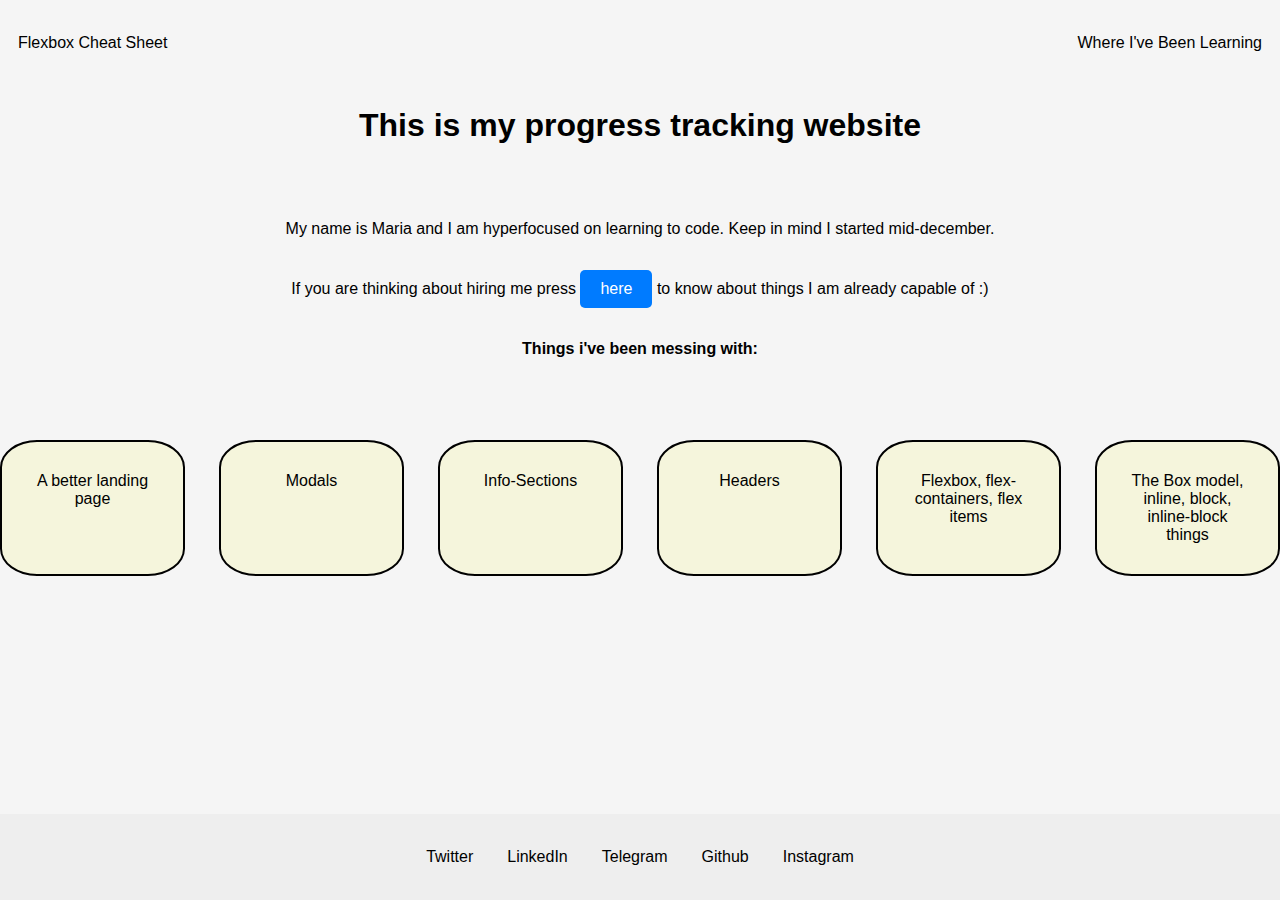
<file: index.html>
<!DOCTYPE html>
<html lang="en">
<head>
    <meta charset="UTF-8">
    <meta name="viewport" content="width=device-width, initial-scale=1.0">
    <title>Learning by Doing</title>
    <link rel="stylesheet" href="styles.css">
</head>
<body>
    <div class="header">
        <ul class="left-links">
            <li><a href="https://flexbox.malven.co/" target="_blank">Flexbox Cheat Sheet</a></li>
        </ul>
        <ul class="right-links">
            <li><a href="https://www.theodinproject.com/paths">Where I've Been Learning</a></li>
        </ul>
    </div>
    <h1>This is my progress tracking website</h1>
    <p>My name is Maria and I am hyperfocused on learning to code. Keep in mind I started mid-december. </p>
    <p>If you are thinking about hiring me press <a href="pages/cv.html" target="_blank" class="button-link">here</a> to know about things I am already capable of :)    

        <p class="strong">Things i've been messing with: </p>
        <ul class="button-list">
            <li><a href="pages/new.html" target="_blank">A better landing page</a></li>
            <li><a href="pages/modules.html" target="_blank">Modals</a></li>
            <li><a href="pages/infosection.html" target="_blank">Info-Sections</a></li>
            <li><a href="pages/headers.html" target="_blank">Headers</a></li>
            <li><a href="pages/flex.html" target="_blank">Flexbox, flex-containers, flex items</a></li>
            <li><a href="pages/boxmodel.html" target="_blank">The Box model, inline, block, inline-block things</a></li>
            
        </ul>
    <div class="footer">
        <ul class="foot-links">
            <li><a href="https://twitter.com/mariamagneu" target="_blank">Twitter</a></li>
            <li><a href="https://www.linkedin.com/in/maria-magdalena-neu-85845b141/" target="_blank">LinkedIn</a></li>
            <li><a href="t.me/mariamneu" target="_blank">Telegram</a></li>
            <li><a href="https://twitter.com/mariamagneu" target="_blank">Github</a></li>
            <li><a href="https://intagram.com/mariamneu" target="_blank">Instagram</a></li>
    </div>
</div>
</body>
</html>
</file>
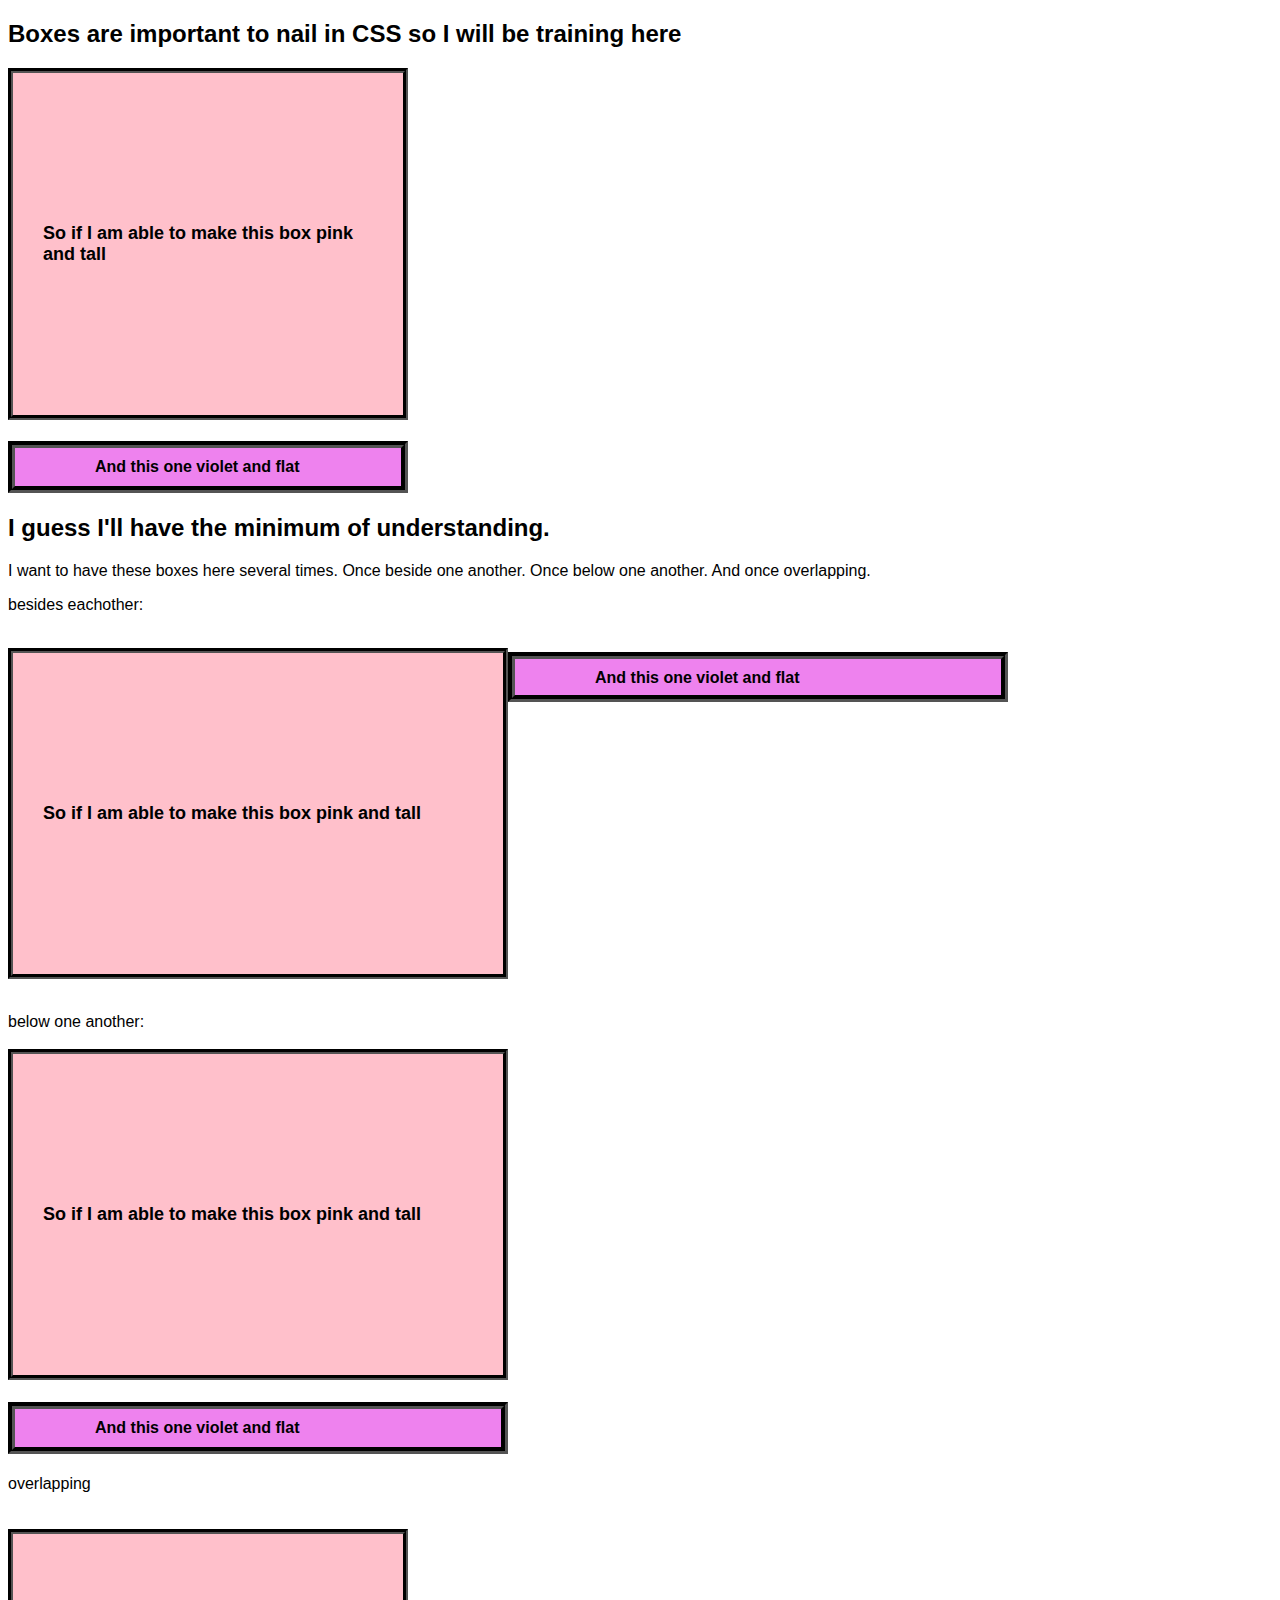
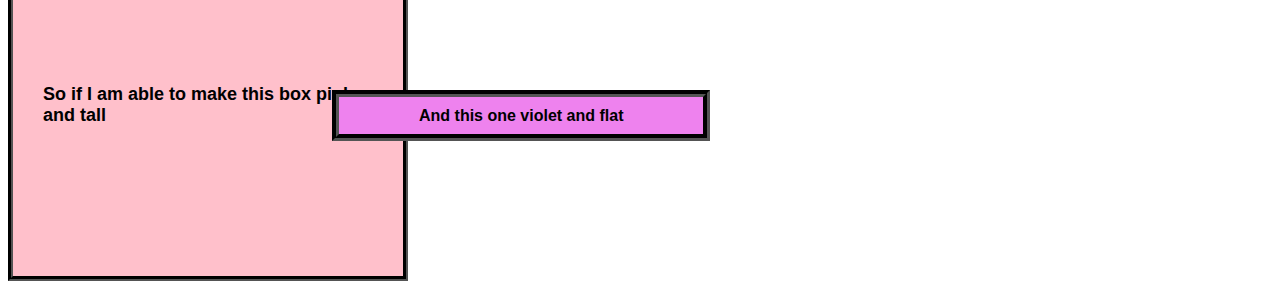
<file: pages/boxmodel.html>
<!DOCTYPE html>
<html lang="en">
<head>
    <meta charset="UTF-8">
    <meta name="viewport" content="width=device-width, initial-scale=1.0">
    <title>Document</title>
    <link rel="stylesheet" href="styles/box.styles.css">

</head>
<body>
    <h2>Boxes are important to nail in CSS so I will be training here</h2>
    <h3>So if I am able to make this box pink and tall</h3>
    <h4>And this one violet and flat</h4>
    <h2> I guess I'll have the minimum of understanding. </h2>
    <p> I want to have these boxes here several times. Once beside one another. Once below one another. And once overlapping.</p>
        <p> besides eachother: </p>
     <div class = "h-box"> 
        <h3 class="beside">So if I am able to make this box pink and tall</h3>
        <h4 class="beside" ID="flat">And this one violet and flat</h4>
    </div>
    
    <p> below one another:</p> 
    <div class="v-box">
        <h3 class="below">So if I am able to make this box pink and tall</h3>
        <h4 class="below">And this one violet and flat</h4>
    </div>
    <p> overlapping </p>
        <div class="o-box"></div>
    <h3 class="overlapping">So if I am able to make this box pink and tall</h3>
    <h4 class="overlapping2">And this one violet and flat</h4> 
</body>
</html>
</file>
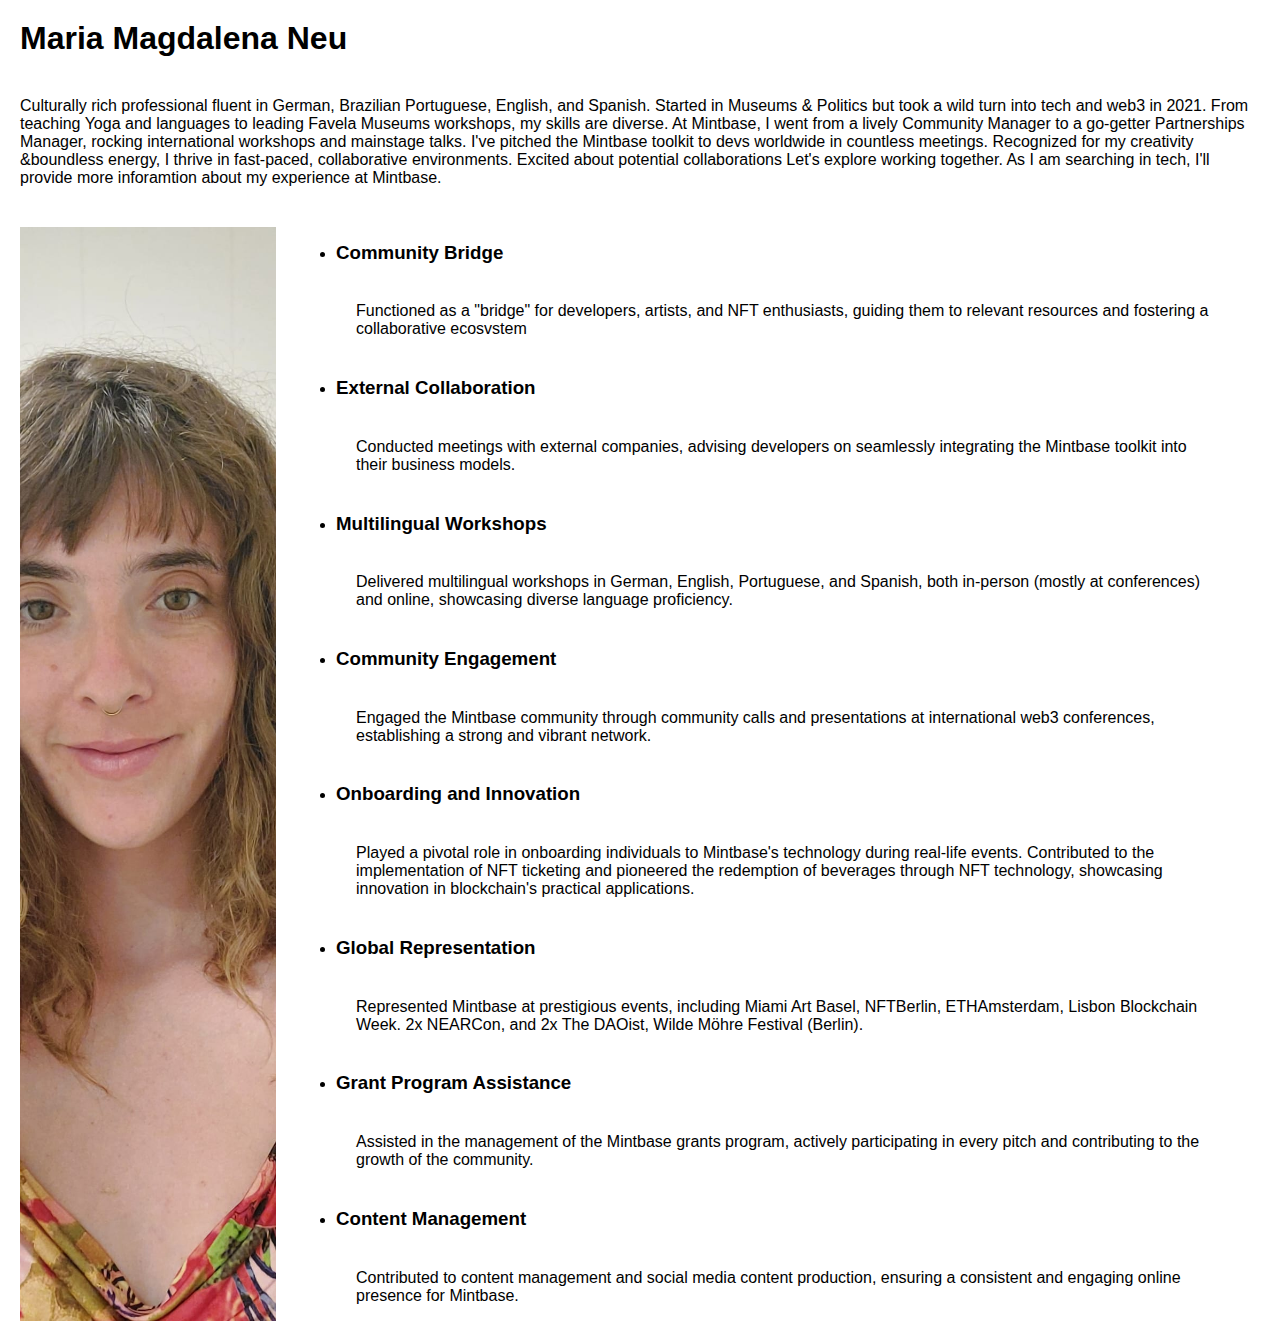
<file: pages/cv.html>
<!DOCTYPE html>
<html lang="en">
<head>
    <meta charset="UTF-8">
    <meta name="viewport" content="width=device-width, initial-scale=1.0">
    <title>This is where you get information about me</title>
    <link rel="stylesheet" href="styles/styles.cv.css">
</head>
<body>
   <h1>Maria Magdalena Neu</h1> 
   <p>Culturally rich professional fluent in German, Brazilian Portuguese, English, and Spanish. Started in Museums & Politics
    but took a wild turn into tech and web3 in 2021. From teaching Yoga and languages to leading Favela Museums workshops, my skills are
   diverse. At Mintbase, I went from a lively Community Manager to a go-getter Partnerships Manager, rocking international
   workshops and mainstage talks. I've pitched the Mintbase toolkit to devs worldwide in countless
   meetings. Recognized for my creativity &boundless energy, I thrive in fast-paced, collaborative environments. Excited about potential collaborations
Let's explore working together. As I am searching in tech, I'll provide more inforamtion about my experience at Mintbase.
   <main>
    <img src="images/cvpic.jpeg">
<ul>
    <li><h3>Community Bridge</h3>
    <p>Functioned as a "bridge" for developers, artists, and NFT enthusiasts, guiding them to relevant resources and fostering a collaborative ecosvstem</p></li>
    <li><h3>External Collaboration</h3>
        <p>Conducted meetings with external companies, advising developers on seamlessly integrating the Mintbase toolkit into their business models.</p></li>   
    <li><h3>Multilingual Workshops</h3>
        <p>Delivered multilingual workshops in German, English, Portuguese, and Spanish, both in-person (mostly at conferences)
        and online, showcasing diverse language proficiency.</p></li>
    <li><h3>Community Engagement</h3>
         <p>Engaged the Mintbase community through community calls and presentations at international web3 conferences,
            establishing a strong and vibrant network.</p></li>
     <li><h3>Onboarding and Innovation</h3>
         <p>Played a pivotal role in onboarding individuals to Mintbase's technology during real-life events. Contributed to the
            implementation of NFT ticketing and pioneered the redemption of beverages through NFT technology, showcasing innovation in blockchain's practical applications.</p></li>
    <li><h3>Global Representation</h3>
         <p>Represented Mintbase at prestigious events, including Miami Art Basel, NFTBerlin, ETHAmsterdam, Lisbon Blockchain
            Week. 2x NEARCon, and 2x The DAOist, Wilde Möhre Festival (Berlin).</p></li>
    <li><h3>Grant Program Assistance</h3>
        <p>Assisted in the management of the Mintbase grants program, actively participating in every pitch and contributing to the
            growth of the community.</p></li>
    <li><h3>Content Management</h3>
        <p>Contributed to content management and social media content production, ensuring a consistent and engaging online presence for Mintbase.</p></li>   
</ul>
</p>
</main>
</body>
</html>
</file>
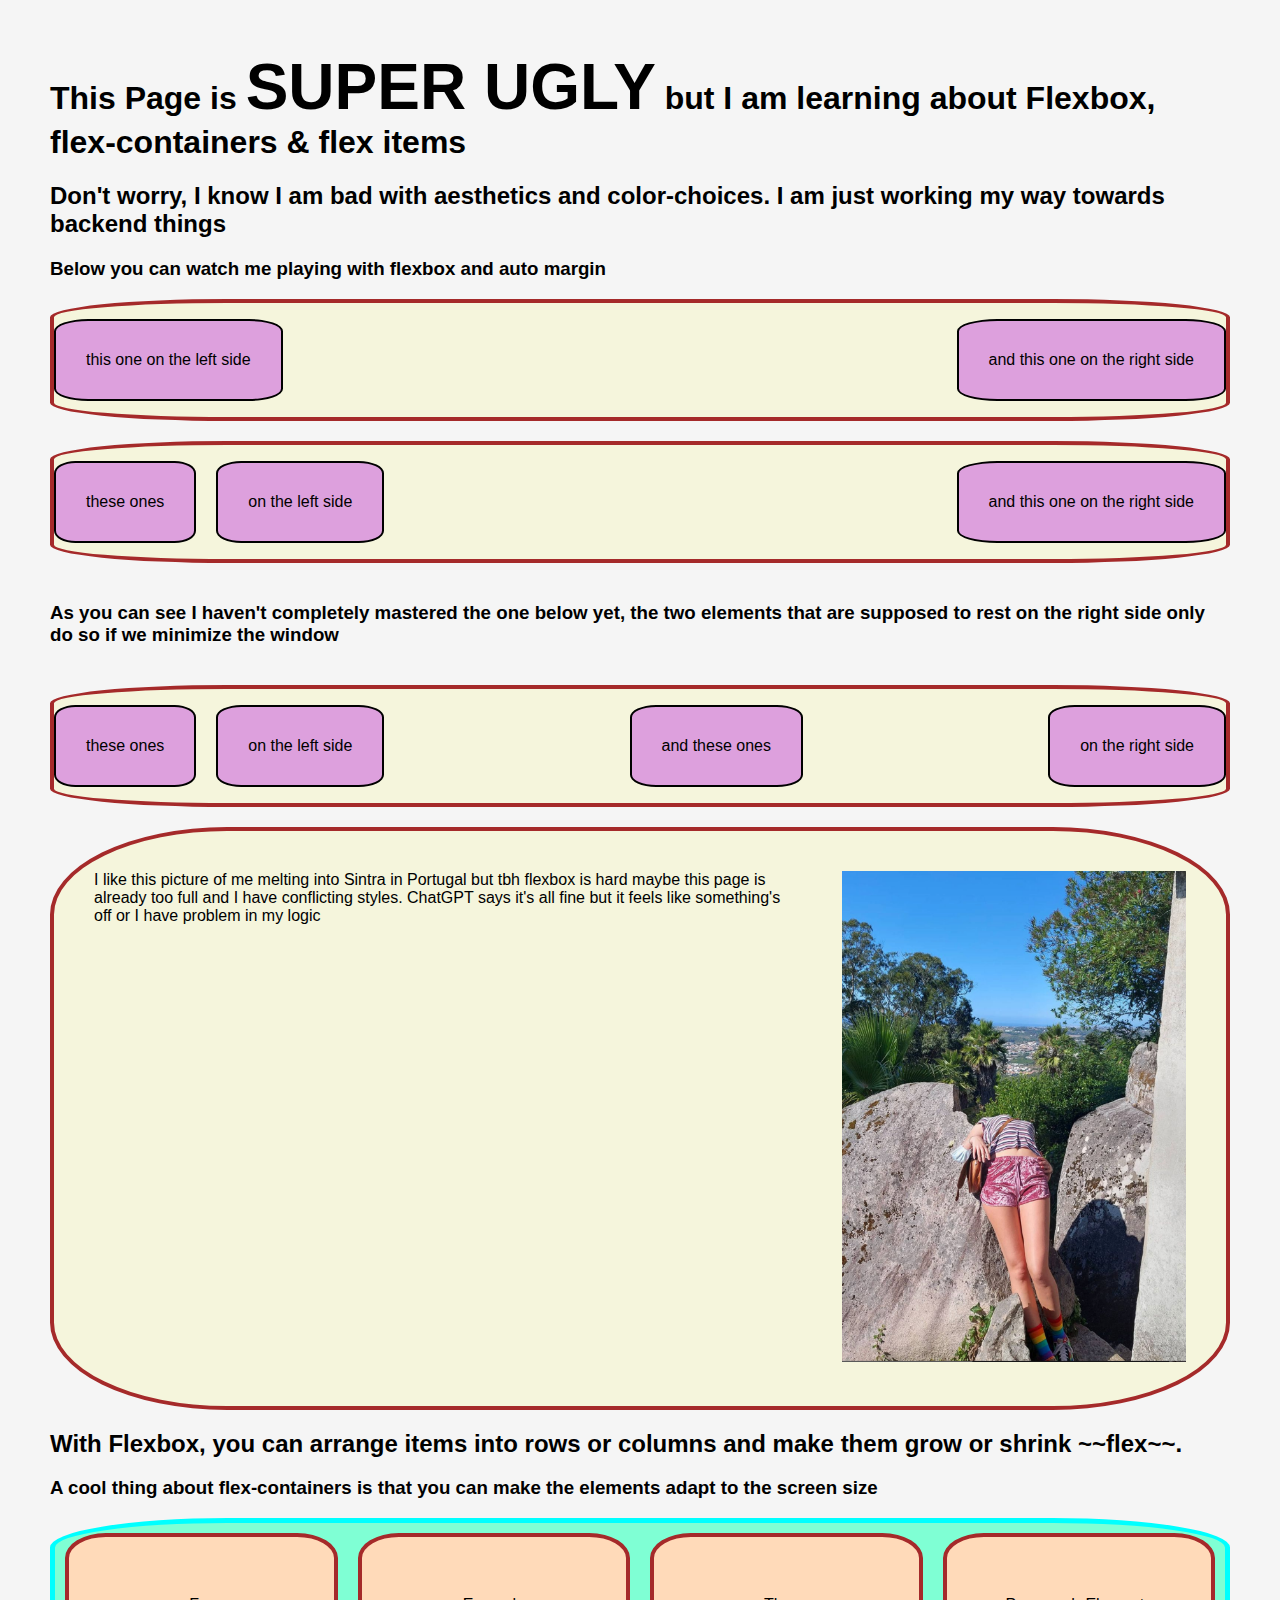
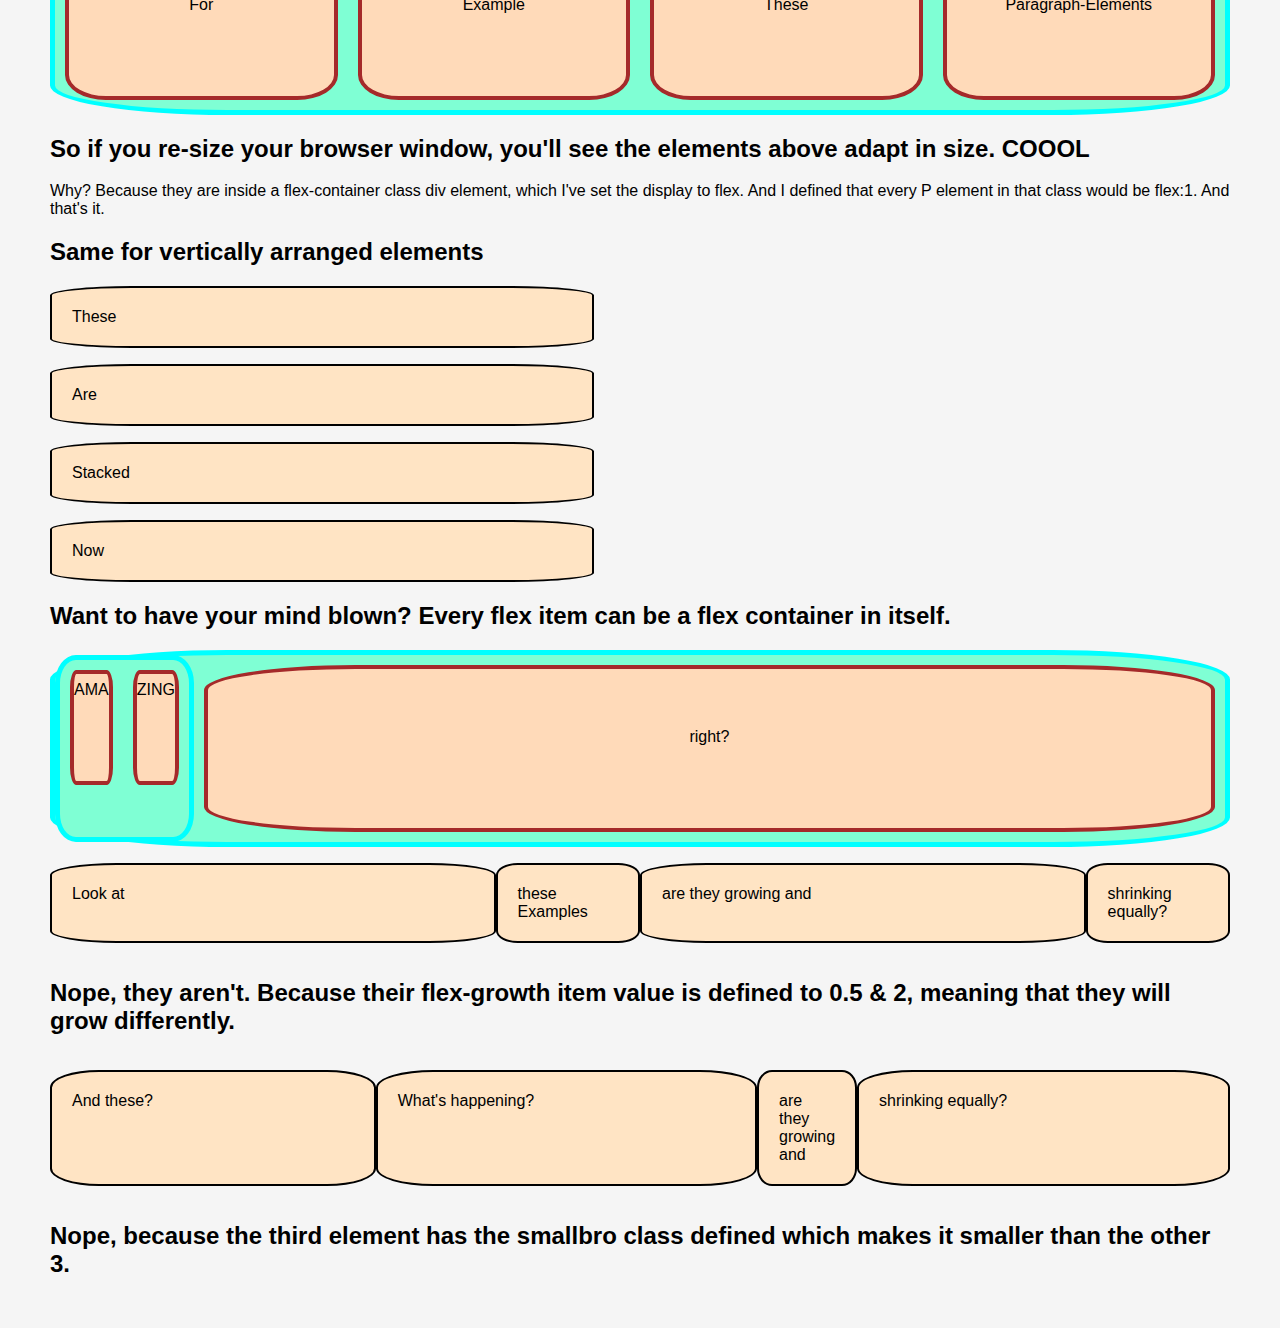
<file: pages/flex.html>
<!DOCTYPE html>
<html lang="en">
<head>
    <meta charset="UTF-8">
    <link rel="stylesheet" href="styles/flex.styles.css">
    <meta name="viewport" content="width=device-width, initial-scale=1.0">
    <title>Flexbox, flex-containers, flex items</title>
</head>
<body>
    <h1>This Page is <strong>SUPER UGLY</strong>  but I am learning about Flexbox, flex-containers & flex items</h1>
    <h2>Don't worry, I know I am bad with aesthetics and color-choices. I am just working my way towards backend things</h2>
    <h3>Below you can watch me playing with flexbox and auto margin</h3>

    <div class="parent">
        <div class="elaborate">
            <p class="left">this one on the left side</p>
            <p class="right"> and this one on the right side</p>
        </div>
        <div class="elaborate">
            <p class="left">these ones</p>
            <p class="left">on the left side</p>
            <p class="right"> and this one on the right side</p>   
        </div>
        <h3>As you can see I haven't completely mastered the one below yet, the two elements that are supposed to rest on the right side only do so if we minimize the window</h3>
        <div class="elaborate">
            <p class="left">these ones</p>
            <p class="left">on the left side</p>
            <p class="right"> and these ones </p>
            <p class="right">on the right side</p>
        </div>

        <div class="imageflex">
            <div class="media"><img src="images/Screenshot 2024-01-06 at 17.37.36.png"></div>
            <div class="content">I like this picture of me melting into Sintra in Portugal but tbh flexbox is hard maybe this page is already too full and I have conflicting styles. ChatGPT says it's all fine but it feels like something's off or I have problem in my logic</div>
        </div>

    </div>

    <h2>With Flexbox, you can arrange items into rows or columns and make them grow or shrink ~~flex~~.</h2>
    <h3>A cool thing about flex-containers is that you can make the elements adapt to the screen size</h3>

    <div class="flex-container"> 
        <p>For</p>
        <p>Example</p>
        <p>These</p>
        <p>Paragraph-Elements</p>
    </div>

    <h2>So if you re-size your browser window, you'll see the elements above adapt in size. COOOL</h2>
    <p>Why? Because they are inside a flex-container class div element, which I've set the display to flex. And I defined that every P element in that class would be flex:1. And that's it.</p>

    <h2>Same for vertically arranged elements</h2>

    <div class="columncontainer"> 
        <p>These</p>
        <p>Are</p>
        <p>Stacked</p>
        <p>Now</p>
    </div>

    <h2>Want to have your mind blown? Every flex item can be a flex container in itself.</h2>
    <div class="flex-container">
        <div class="nested-flex-container"><p>AMA</p><p>ZING</p></div><p>right?</p>
    </div>

    <div class="threevalues"> 
        <p class="big">Look at</p>
        <p class="small"> these Examples</p>
        <p class="big">are they growing and</p>
        <p class="small">shrinking equally?</p>
    </div>

    <h2>Nope, they aren't. Because their flex-growth item value is defined to 0.5 & 2, meaning that they will grow differently.</h2>

    <div class="shrinking"> 
        <p>And these?</p>
        <p>What's happening?</p>
        <p class="smallbro">are they growing and</p>
        <p>shrinking equally?</p>
    </div>

    <h2>Nope, because the third element has the smallbro class defined which makes it smaller than the other 3.</h2>
</body>
</html>
</file>
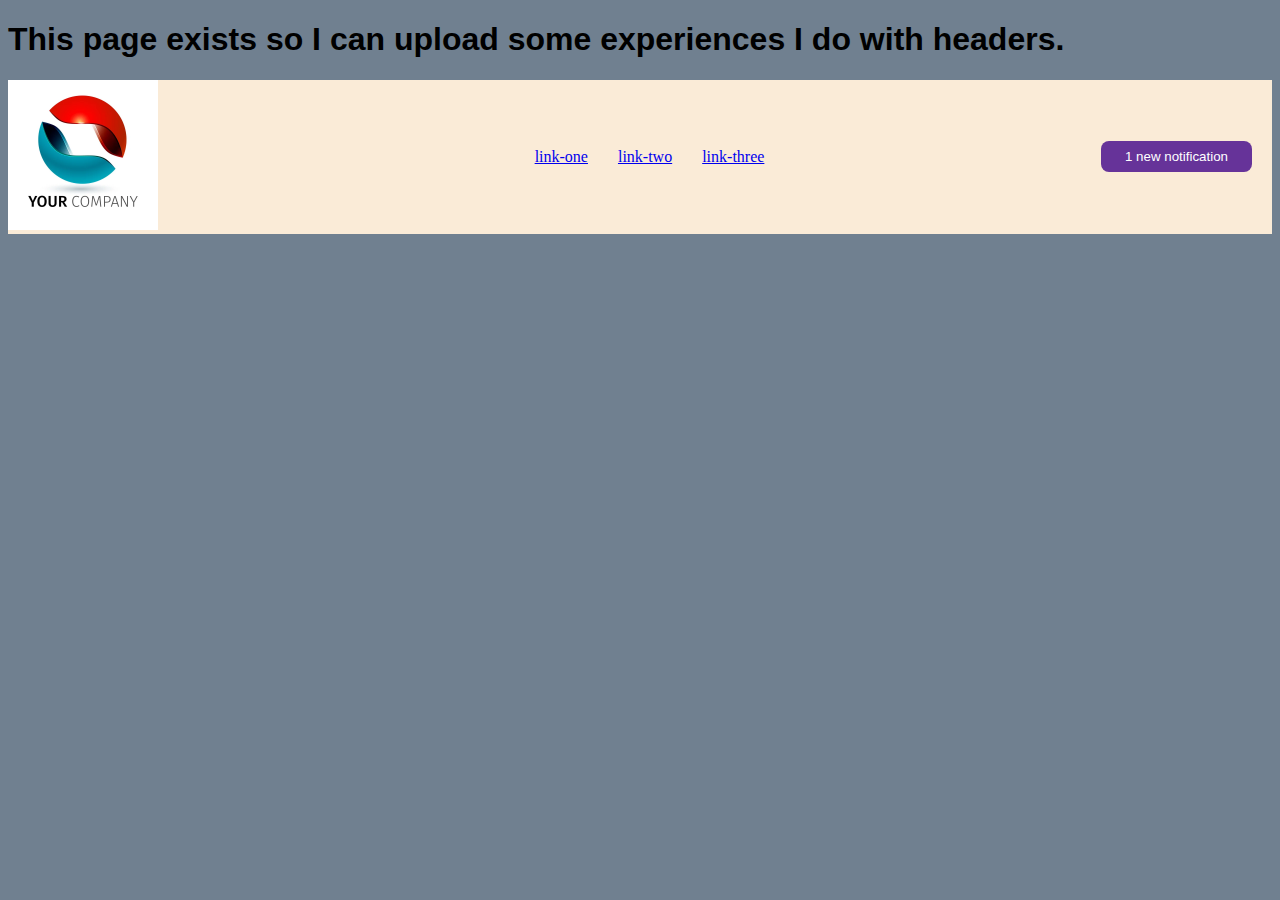
<file: pages/headers.html>
<!DOCTYPE html>
<html lang="en">
<head>
    <meta charset="UTF-8">
    <link rel="stylesheet" href="styles/headers.styles.css">
    <meta name="viewport" content="width=device-width, initial-scale=1.0">
    <title>Headers</title>
</head>
<body>
    <h1>This page exists so I can upload some experiences I do with headers.</h1>
    <div class="header">
        <div class="logo">
          <img src="./images/logo.jpeg">
        </div>
        <ul class="links">
          <li><a href="google.com">link-one</a></li>
          <li><a href="google.com">link-two</a></li>
          <li><a href="google.com">link-three</a></li>
        </ul>
        <div class="right gap-10">
          <button class="notifications">
            1 new notification
          </button>
          <div class="profile-image"></div>
        </div>
    </div>
</body>
</html>
</file>
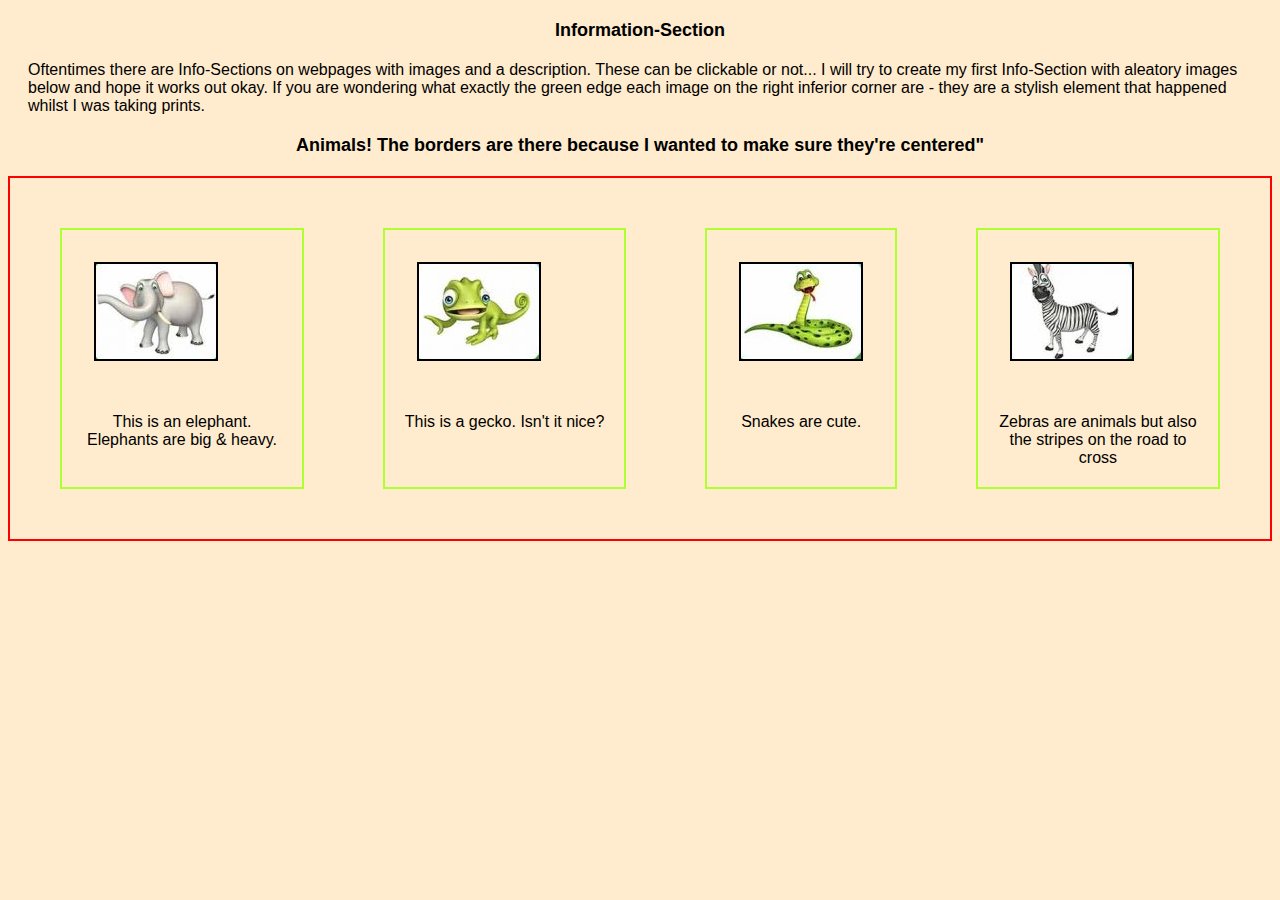
<file: pages/infosection.html>
<!DOCTYPE html>
<html lang="en">
<head>
    <meta charset="UTF-8">
    <meta name="viewport" content="width=>, initial-scale=1.0">
    <link rel="stylesheet" href="styles/info.styles.css">
    <title>Info-Sections</title>
</head>
<body>
    <h1 class="text title">Information-Section</h1>
    <p class="text">Oftentimes there are Info-Sections on webpages with images and a description. These can be clickable or not... I will try to create my first Info-Section with aleatory images below and hope it works out okay. If you are wondering what exactly the green edge each image on the right inferior corner are - they are a stylish element that happened whilst I was taking prints.  </p>
        <div class="title text">Animals! The borders are there because I wanted to make sure they're centered"</div>
            <div class="container">
            <div class="element">
        <img src="images/elephant.png" alt="Elephant">
        <div class="text information">This is an elephant. Elephants are big & heavy.</div>
            </div>
            <div class="element">
        <img src="images/gecko.png" alt="Gecko">
        <div class="text information">This is a gecko. Isn't it nice?</div>
            </div>
            <div class="element">
        <img src="images/snake.png" alt="Snake">
        <div class="text information">Snakes are cute.</div>
            </div>
            <div class="element">
         <img src="images/zebra.png" alt="Zebra">
        <div class="text information">Zebras are animals but also the stripes on the road to cross</div>
            </div>
            </div>
</body>
</html>
</file>
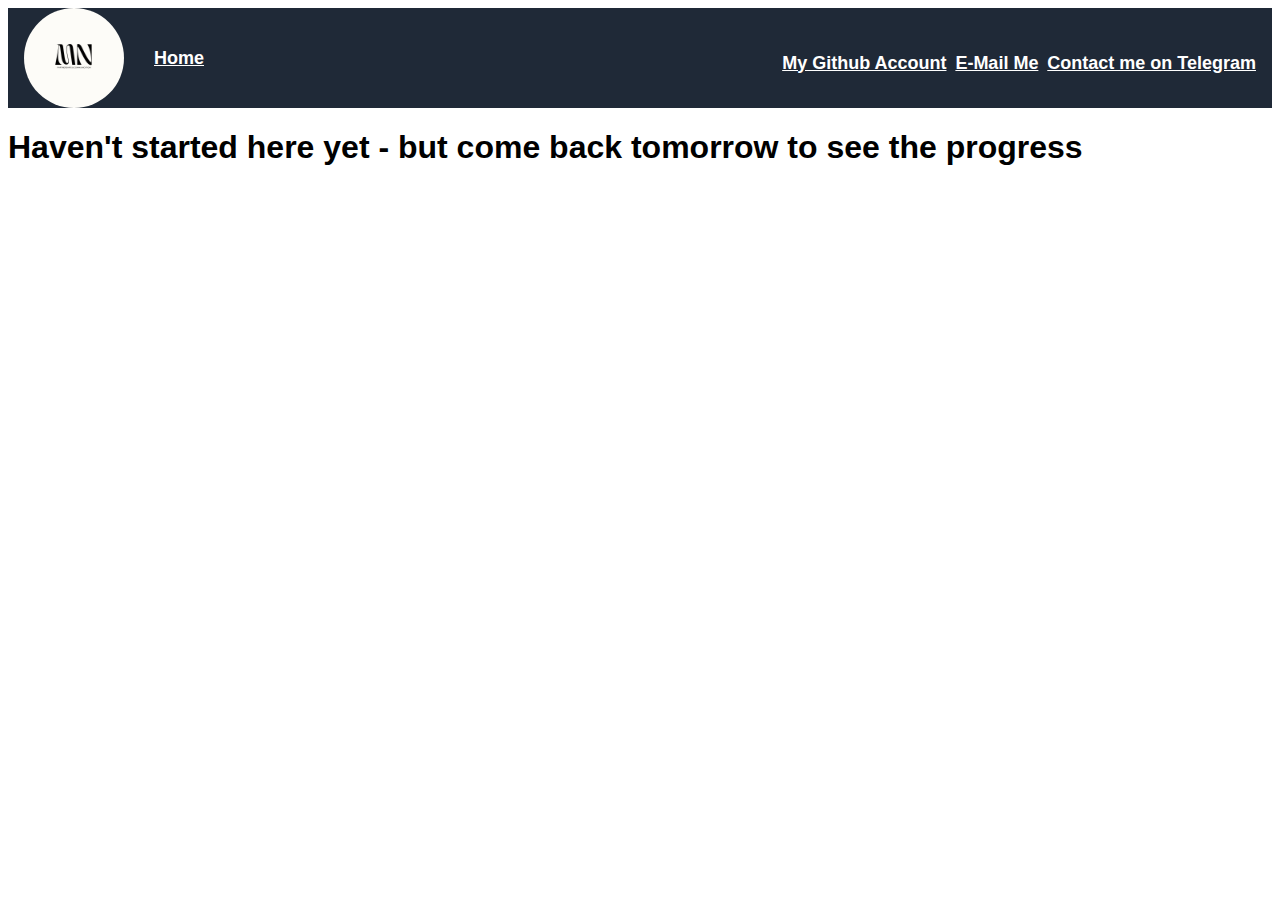
<file: pages/irlworkshops.html>
<!DOCTYPE html>
<html lang="en">
<head>
    <meta charset="UTF-8">
    <meta name="viewport" content="width=device-width, initial-scale=1.0">
    <title>Document</title>
    <link rel="stylesheet" href="styles/irl.style.css">
</head>
<body>

    <div class="header">
        <div class="homeandlogo">
            <img src="images/mara neu ..png">
            <a href="./new.html">Home</a>
        </div>
        <div class="headerlinks">
            <a href="https://github.com/mariamagneu" target="_blank">My Github Account</a>
            <a href="mailto:neumariamagdalena@gmail.com" target="_blank">E-Mail Me</a>            
            <a href="https://t.me/mariamneu" target="_blank">Contact me on Telegram</a>
        </div>
    </div>
    <h1>Haven't started here yet - but come back tomorrow to see the progress </h1>
</body>
</html>
</file>
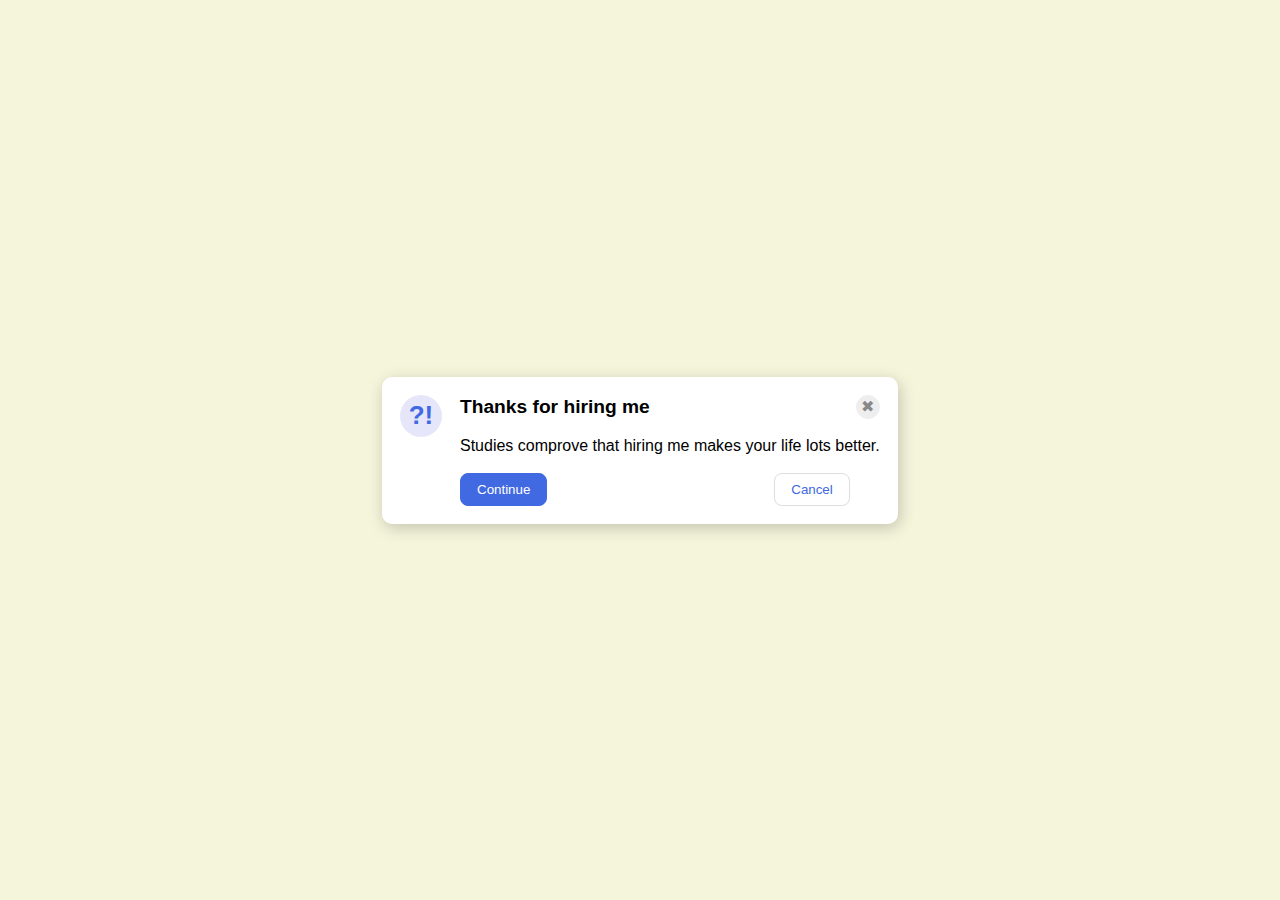
<file: pages/modules.html>
<!DOCTYPE html>
<html lang="en">
<head>
    <meta charset="UTF-8">
    <meta name="viewport" content="width=device-width, initial-scale=1.0">
    <link rel="stylesheet" href="styles/styles.modules.css">
    <title>Modals</title>
</head>
<body>
    <div class="modal">
        <div class="container">
        <div class="icon">?!</div>
        </div>
            <div class="container">
              <div class="header-container">
                <div class="header">Thanks for hiring me</div>
                <button class="close-button">✖</button>
              </div>
              <div class="text">Studies comprove that hiring me makes your life lots better.</div>
            <div class="button"> 
              <button class="continue">Continue</button>
              <button class="cancel">Cancel</button>
            </div>
            </div>
          </div>
</body>
</html>
</file>
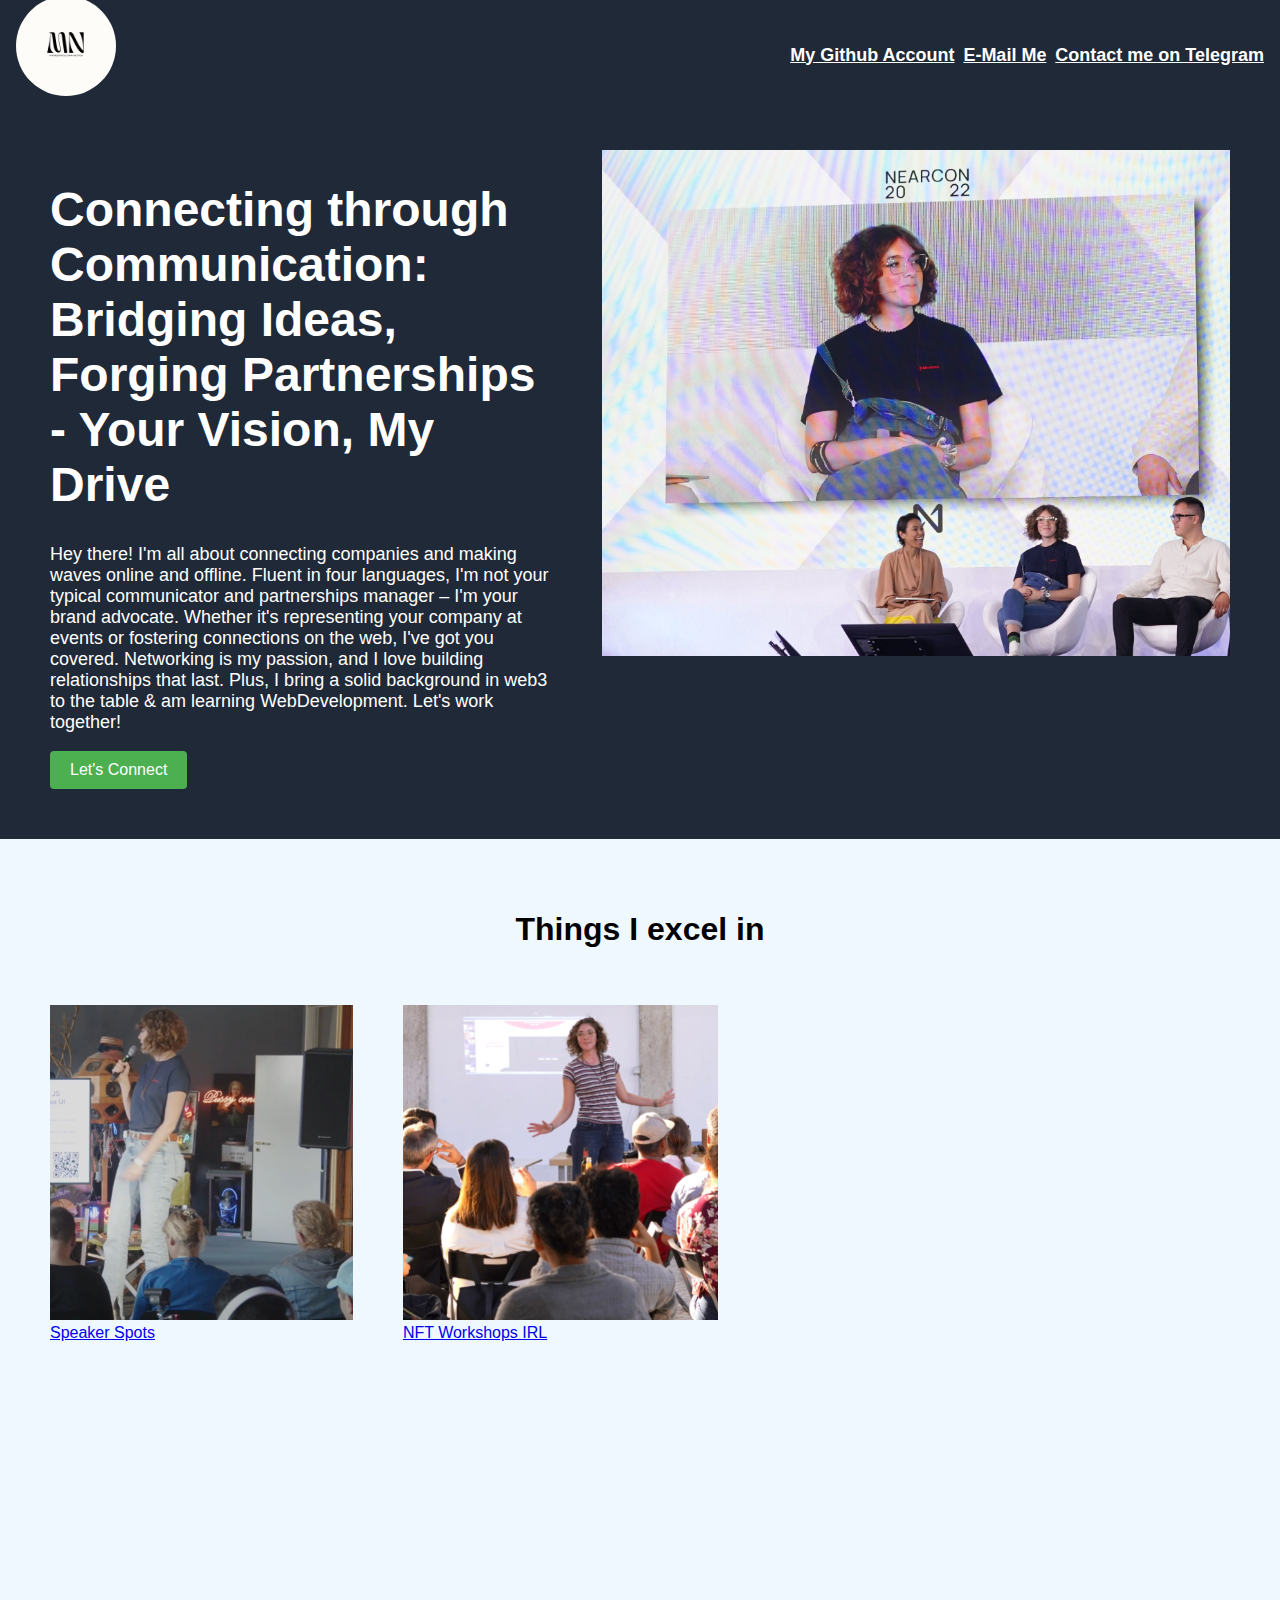
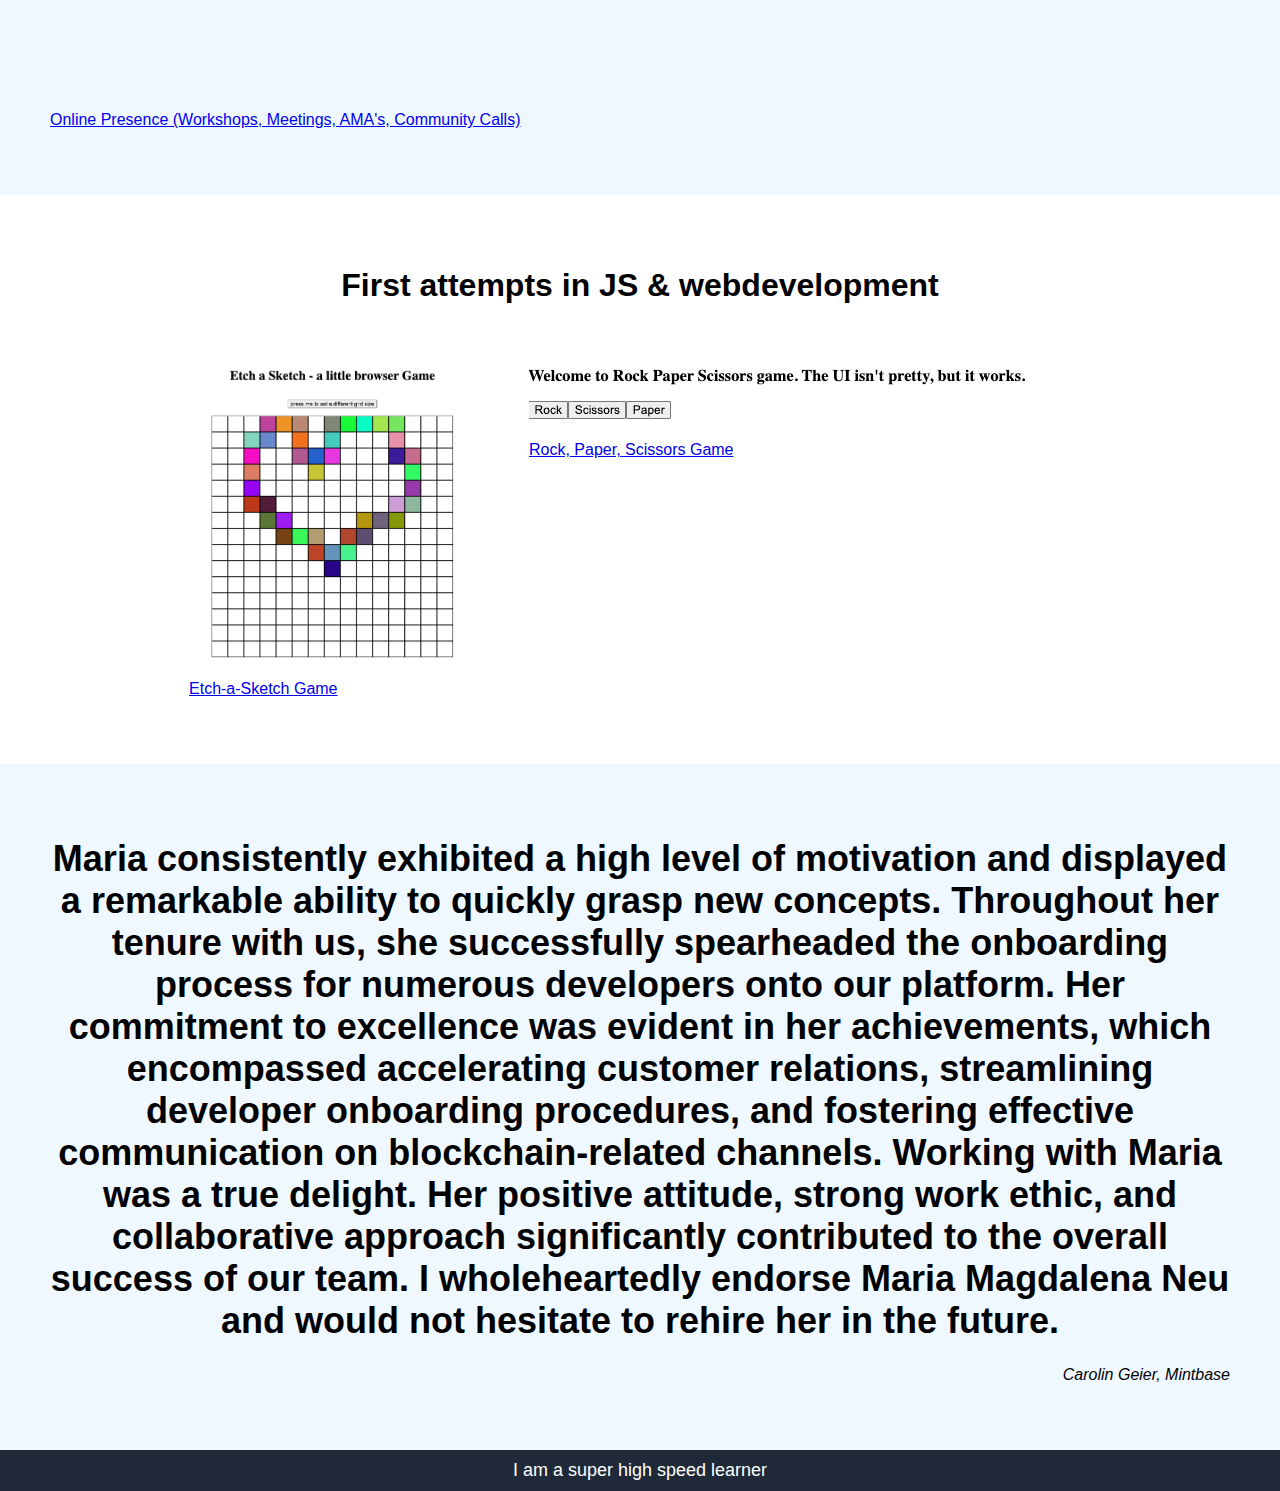
<file: pages/new.html>
<!DOCTYPE html>
<html lang="en">
<head>
    <meta charset="UTF-8">
    <meta name="viewport" content="width=device-width, initial-scale=1.0">
    <link rel="stylesheet" href="styles/new.style.css">
    <script src="js/new.js"></script>

    <title>Portfolio</title>
</head>
<body>
    <div class="header">
        <div class="logo">
            <img src="images/mara neu ..png">
        </div>
        <div class="headerlinks">
            <a href="https://github.com/mariamagneu" target="_blank">My Github Account</a>
            <a href="mailto:neumariamagdalena@gmail.com" target="_blank">E-Mail Me</a>            
            <a href="https://t.me/mariamneu" target="_blank">Contact me on Telegram</a>
        </div>
    </div>
    <div class="hero">
        <div class="herotext">
            <h1>Connecting through Communication: Bridging Ideas, Forging Partnerships - Your Vision, My Drive</h1>
            <p>Hey there! I'm all about connecting companies and making waves online and offline. Fluent in four languages, I'm not your typical communicator and partnerships manager – I'm your brand advocate. Whether it's representing your company at events or fostering connections on the web, I've got you covered. Networking is my passion, and I love building relationships that last. Plus, I bring a solid background in web3 to the table & am learning WebDevelopment. Let's work together! </p>
            <a href="mailto:neumariamagdalena@gmail.com" target="_blank" class="button">Let's Connect</a>
        </div>
        <div class="heroimage">
            <img src="images/heroimg.png">
        </div>
    </div>
    <div class="infosection">
        <h1 class="infoheader">Things I excel in</h1>
        <div class="buttons">
            <ul>
                <li class="element">
                    <a href="https://mariamagneu.github.io/learningbydoing/pages/speakingatconferences.html#speaker" target="_blank">
                        <img class="imagesize" src="images/speakerberlin.png" alt="Speaker Spots">
                        <div>Speaker Spots</div>
                    </a>
                </li>
                <li class="element">
                    <a href="https://mariamagneu.github.io/learningbydoing/pages/speakingatconferences.html#irl" target="_blank">
                        <img class="imagesize" src="images/workshoplisbon1.png" alt="NFT Workshops IRL">
                        <div>NFT Workshops IRL</div>
                    </a>
                </li>
          
                <li class="element">
                    <a href="https://mariamagneu.github.io/learningbydoing/pages/speakingatconferences.html#comcals" target="_blank">
                        <iframe width="560" height="315" src="https://www.youtube.com/embed/2qSPP0MDOO8?si=9ru2Fhtw_E4Km6Tn" title="YouTube video player" frameborder="0" allow="accelerometer; autoplay; clipboard-write; encrypted-media; gyroscope; picture-in-picture; web-share" allowfullscreen></iframe>
                       <div> Online Presence (Workshops, Meetings, AMA's, Community Calls)</div>
                    </a>
                </li>
            
            </ul>
        </div>
    </div>
    <div class="jsinfosection">
        <h1 class="infoheader">First attempts in JS & webdevelopment</h1>
        <div class="buttons">
        <ul>
            <li class="element">
                <a href="https://mariamagneu.github.io/sketch/sketch.html" target="_blank">
                    <img class="imagesize" src="images/etch a sketch.png" alt="a heart formed sketch">
                    <div>Etch-a-Sketch Game</div>
                </a>
            </li>
            <li class="element">
                <a href="https://mariamagneu.github.io/RockPaperScissors/rps.html" target="_blank">
                    <img class="imagesize" src="images/rspwide.png" alt="Rock Paper Scissors Game">
                    <div>Rock, Paper, Scissors Game</div>
                </a>
            </li>
        
        </ul>
        </div>
    </div>
   
    <div class="Testimonial">
        <h1 class="testimonialtext"> Maria consistently exhibited a high level of motivation and displayed a remarkable ability to quickly grasp new concepts. Throughout her tenure with us, she successfully spearheaded the onboarding process for numerous developers onto our platform. Her commitment to excellence was evident in her achievements, which encompassed accelerating customer relations, streamlining developer onboarding procedures, and fostering effective communication on blockchain-related channels.
            Working with Maria was a true delight. Her positive attitude, strong work ethic, and collaborative approach significantly contributed to the overall success of our team. I wholeheartedly endorse Maria Magdalena Neu and would not hesitate to rehire her in the future.
            </h1>
        <p class="testimonialauthor"> Carolin Geier, Mintbase</p>
    </div>
   
    <div class="footer">I am a super high speed learner</div>
</body>
</html>
</file>
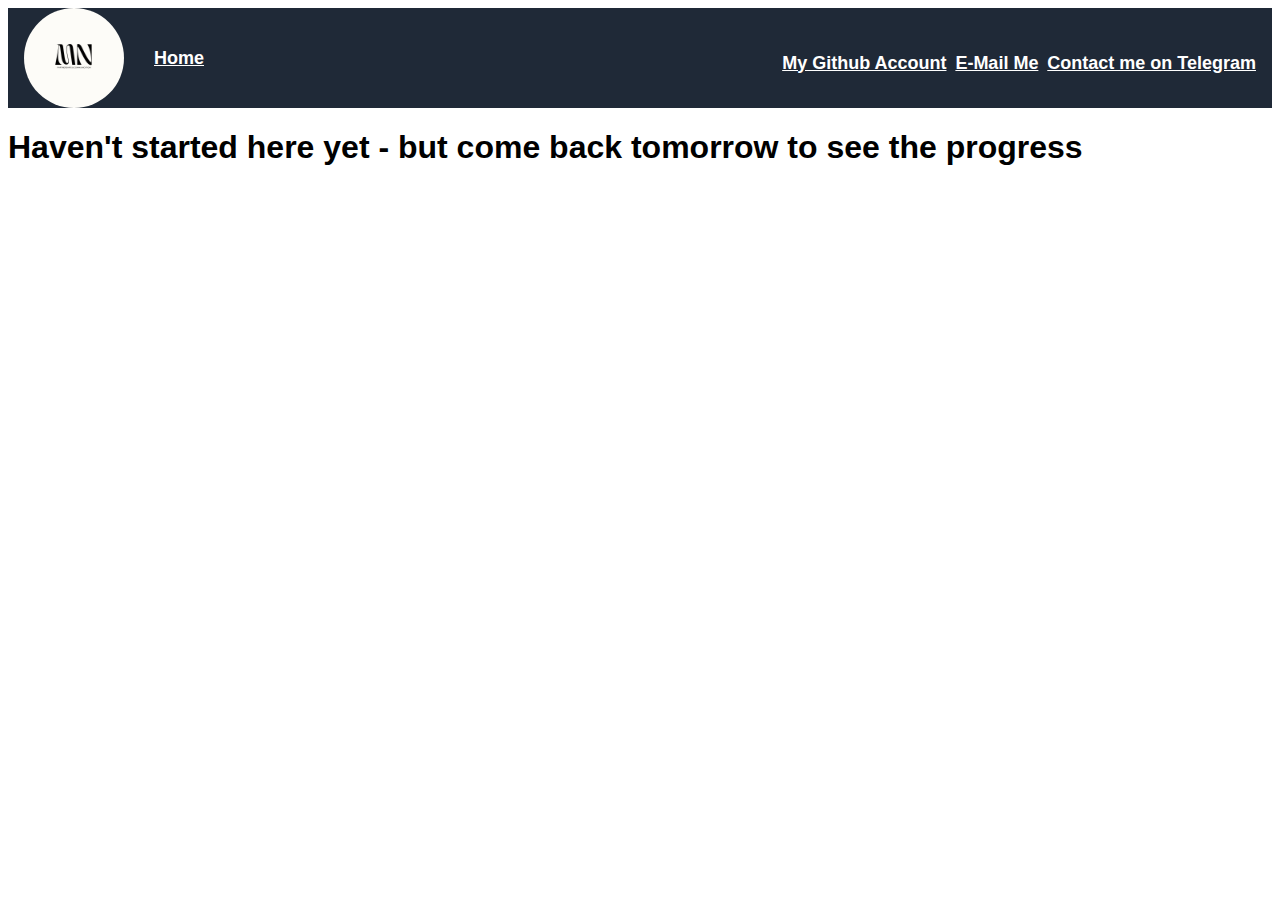
<file: pages/onlinepresence.html>
<!DOCTYPE html>
<html lang="en">
<head>
    <meta charset="UTF-8">
    <meta name="viewport" content="width=device-width, initial-scale=1.0">
    <title>Document</title>
    <link rel="stylesheet" href="styles/online.style.css">
</head>
<body>

    <div class="header">
        <div class="homeandlogo">
            <img src="images/mara neu ..png">
            <a href="./new.html">Home</a>
        </div>
        <div class="headerlinks">
            <a href="https://github.com/mariamagneu" target="_blank">My Github Account</a>
            <a href="mailto:neumariamagdalena@gmail.com" target="_blank">E-Mail Me</a>            
            <a href="https://t.me/mariamneu" target="_blank">Contact me on Telegram</a>
        </div>
    </div>
    <h1>Haven't started here yet - but come back tomorrow to see the progress </h1>
</body>
</html>
</file>
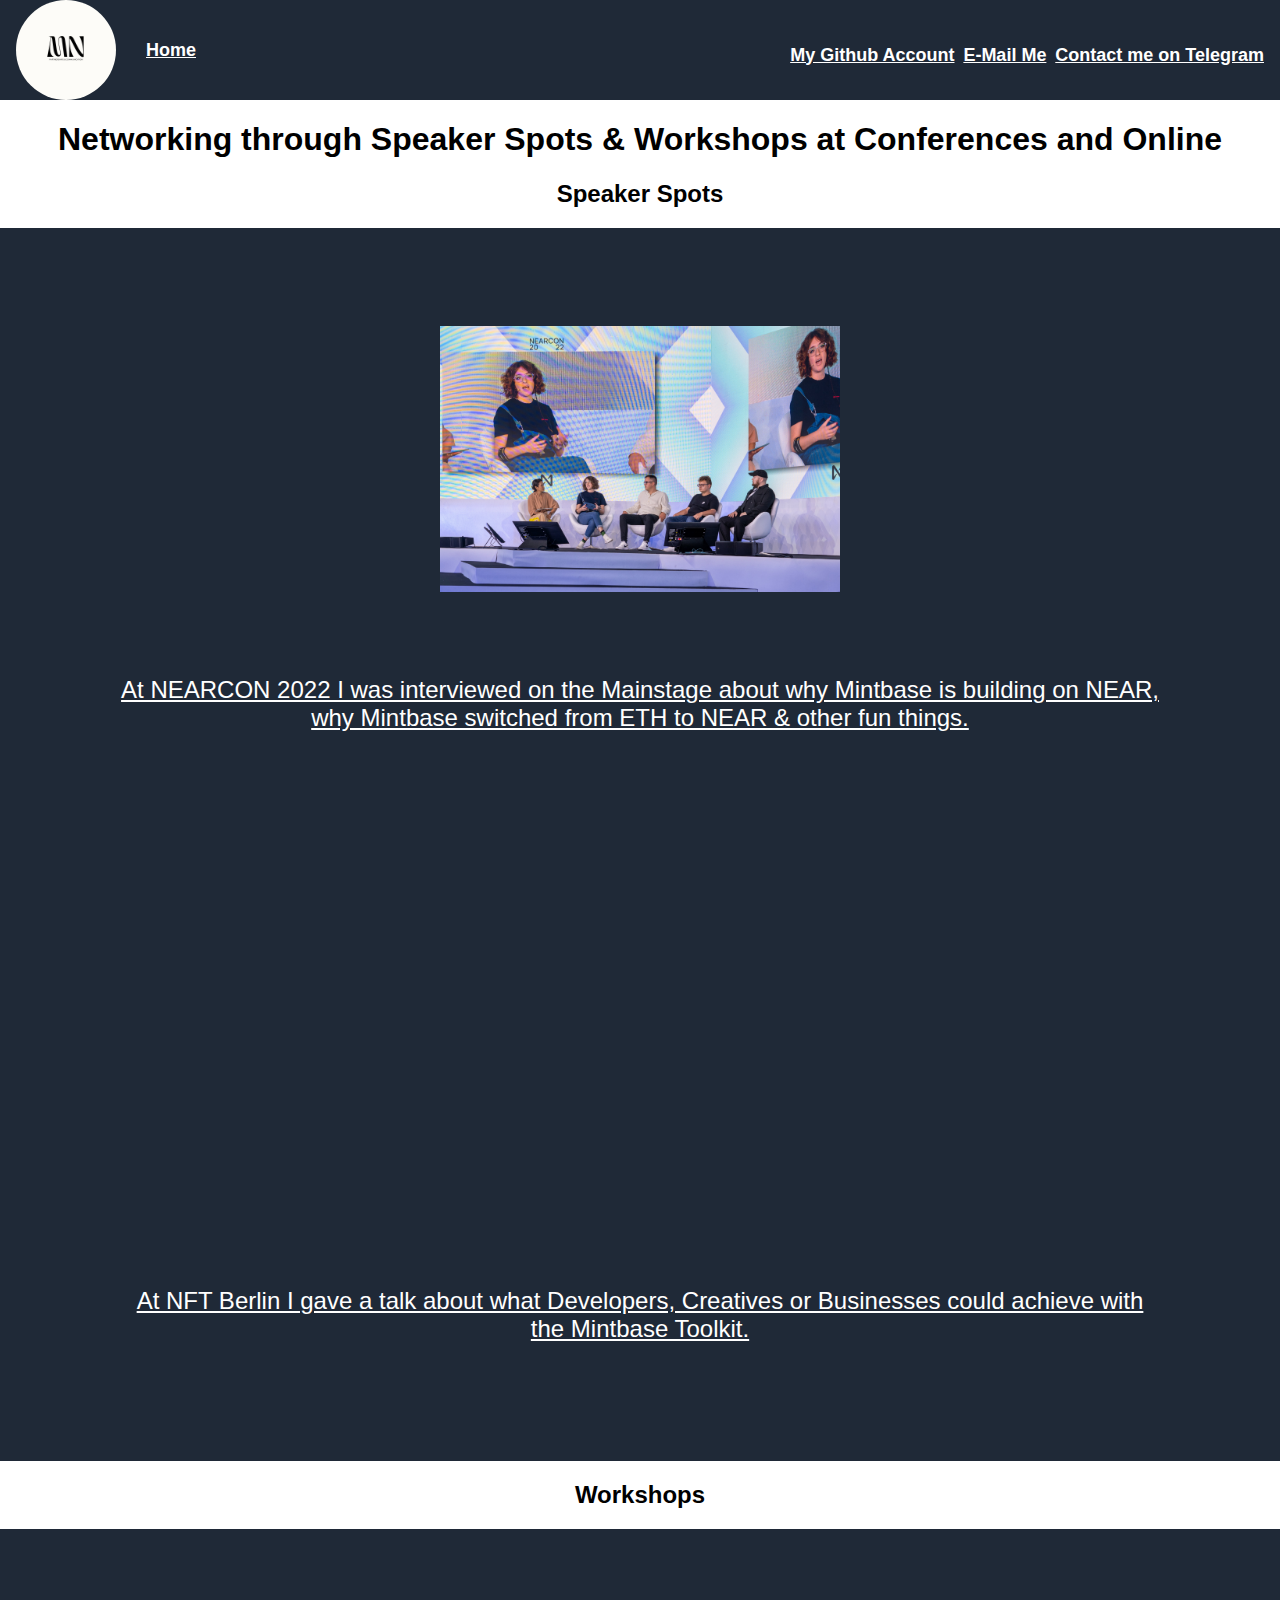
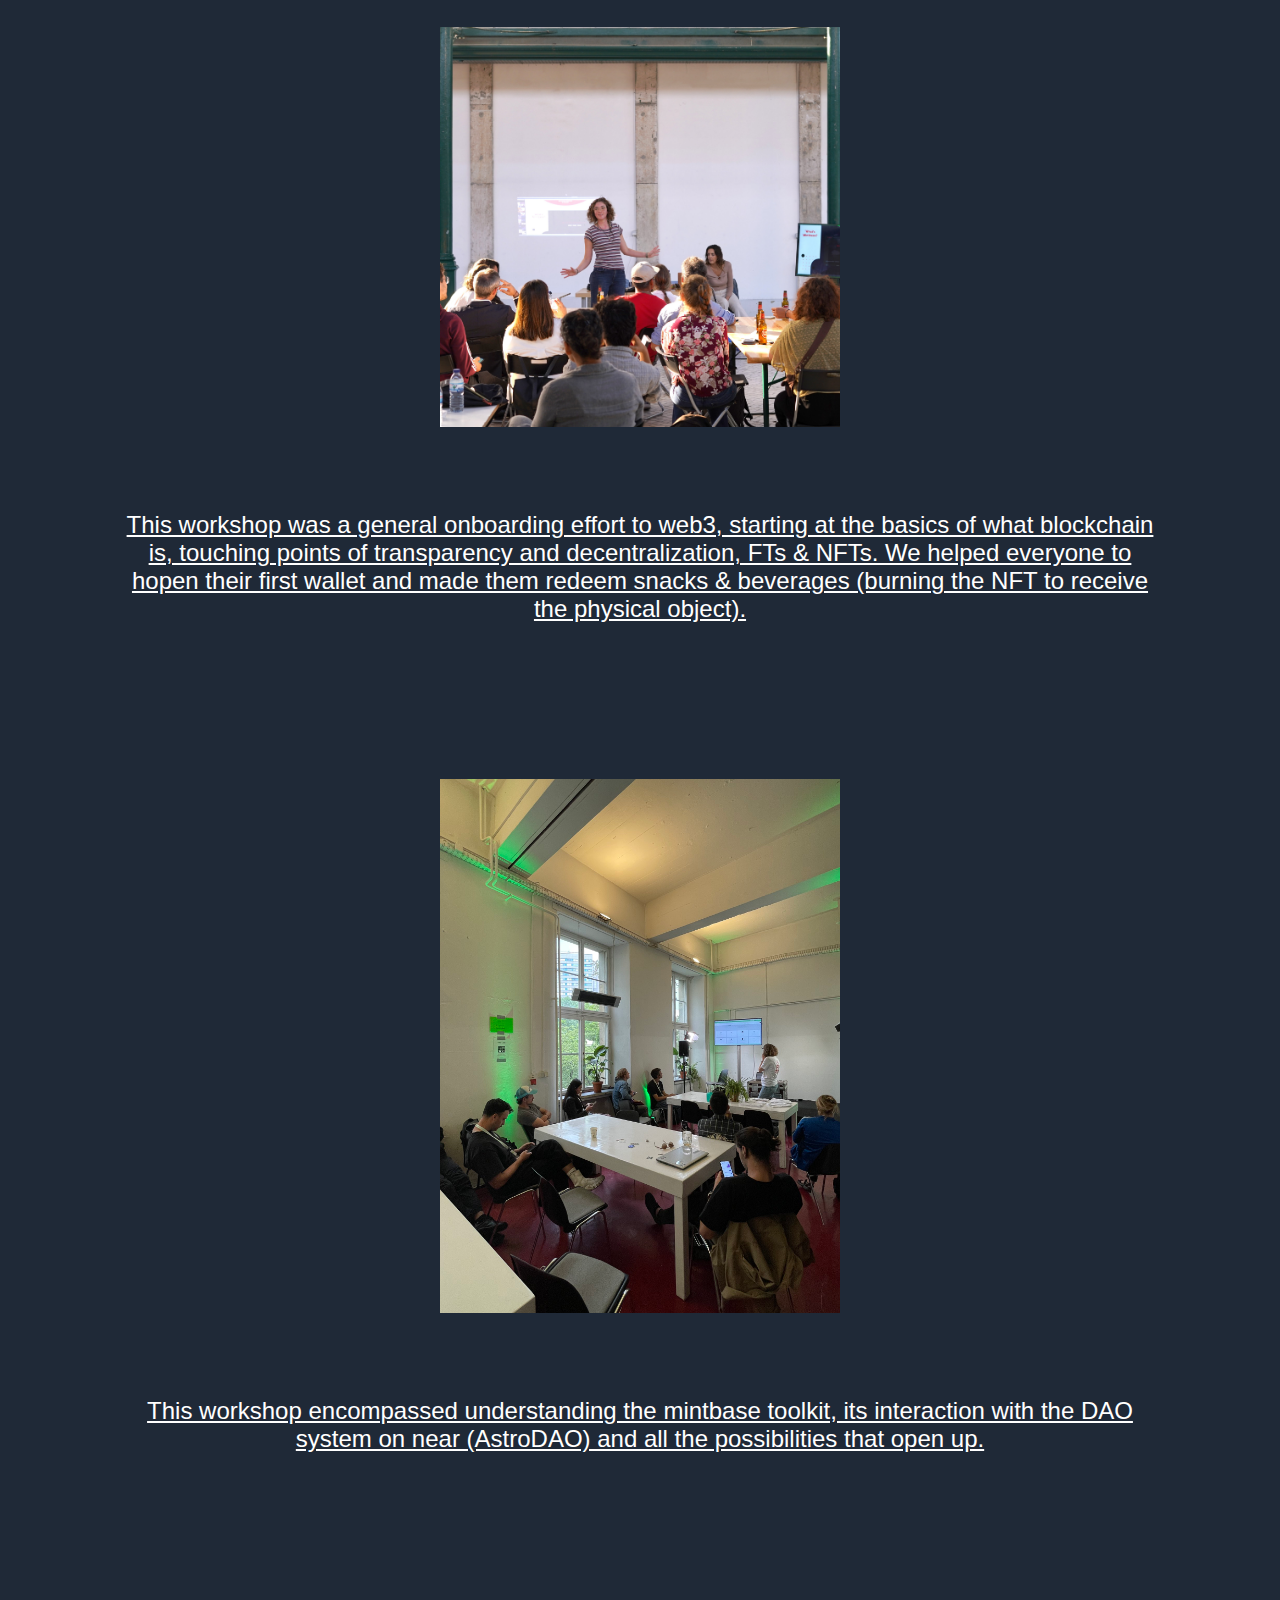
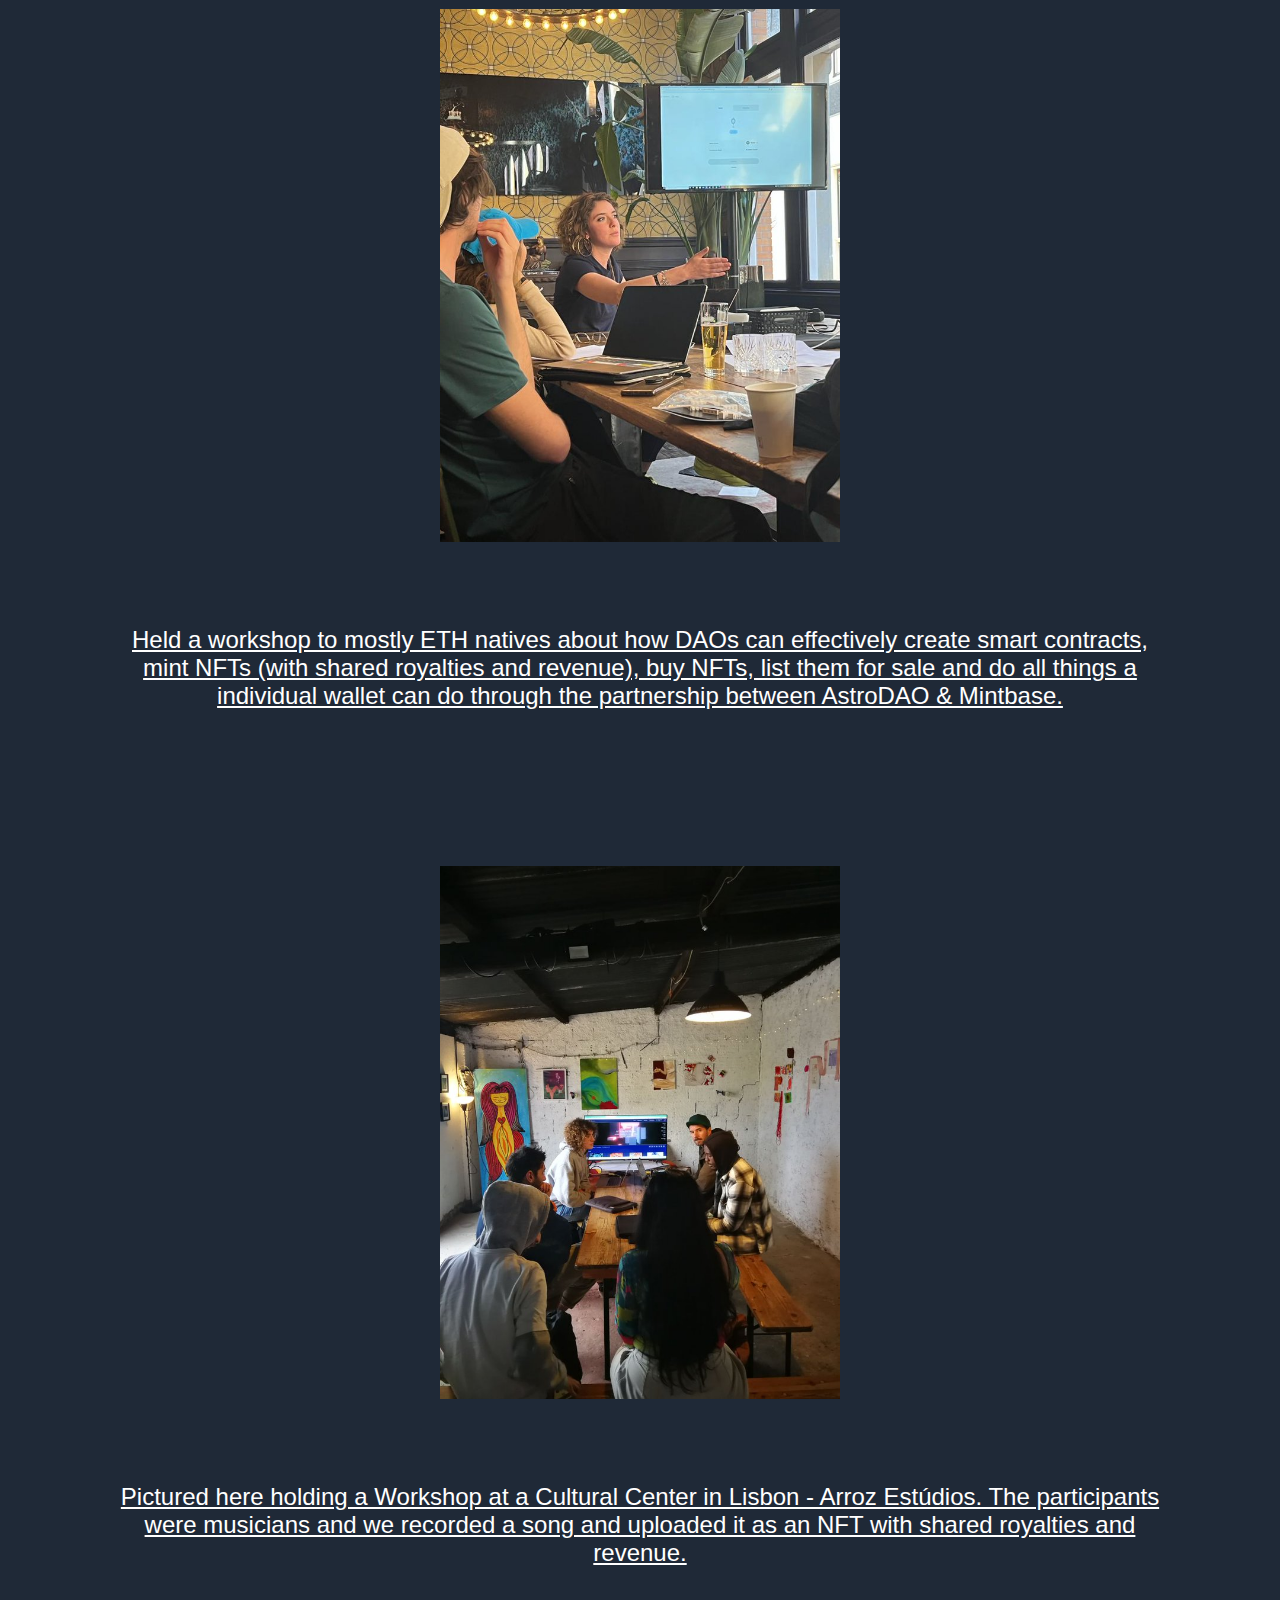
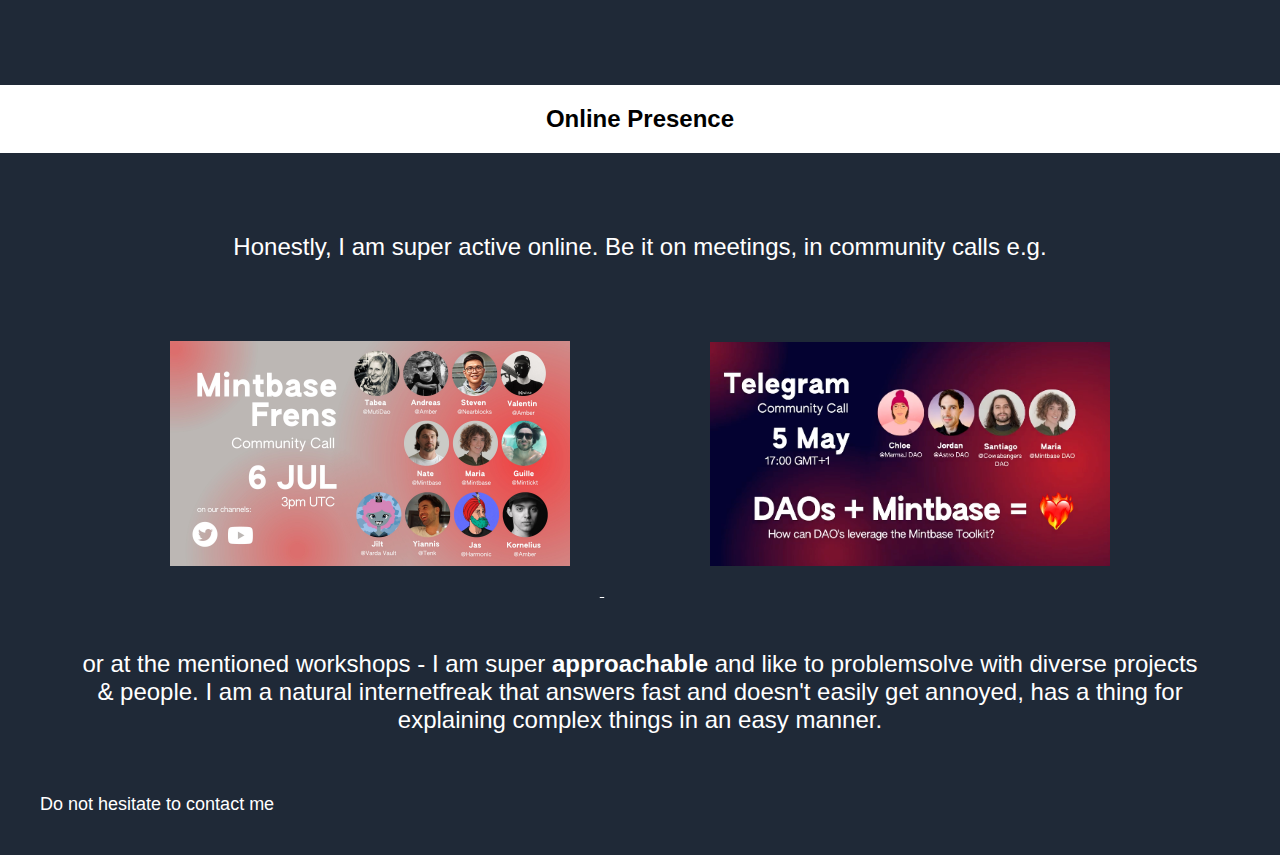
<file: pages/speakingatconferences.html>
<!DOCTYPE html>
<html lang="en">
<head>
    <meta charset="UTF-8">
    <meta name="viewport" content="width=device-width, initial-scale=1.0">
    <title>Networking through Speaker Spots & Workshops at Conferences and Online</title>
    <link rel="stylesheet" href="styles/speakingatconferences.styles.css">
</head>
<body>
    <div class="header">
        <div class="homeandlogo">
            <img src="images/mara neu ..png">
            <a href="./new.html">Home</a>
        </div>
        <div class="headerlinks">
            <a href="https://github.com/mariamagneu" target="_blank">My Github Account</a>
            <a href="mailto:neumariamagdalena@gmail.com" target="_blank">E-Mail Me</a>            
            <a href="https://t.me/mariamneu" target="_blank">Contact me on Telegram</a>
        </div>
    </div>
    <h1>Networking through Speaker Spots & Workshops at Conferences and Online</h1>
        <h2 id="speaker">Speaker Spots</h2>
    <div class="section">
        <div id="nearcon">
        <a href=https://twitter.com/mintbase/status/1569366086767853569/photo/1 target="_blank"><img src="images/nearmainstage.jpeg">
            <div class="text">

            At NEARCON 2022 I was interviewed on the Mainstage about why Mintbase is building on NEAR, why Mintbase switched from ETH to NEAR & other fun things.
            </div>
        </a> 
            </div>
        
        <div id="nftberlin">
           <a href="https://twitter.com/KnownOrigin_io/status/1529410377502556160/photo/1"> <iframe width="560" height="315" src="https://www.youtube.com/embed/Z6y1LchRMuk?si=0oI9htXS4YKYqRp2" title="YouTube video player" frameborder="0" allow="accelerometer; autoplay; clipboard-write; encrypted-media; gyroscope; picture-in-picture; web-share" allowfullscreen></iframe>
          <div class="text">
            At NFT Berlin I gave a talk about what Developers, Creatives or Businesses could achieve with the Mintbase Toolkit.
            </div>
        </a>
        </div>
    </div>

    <h2 id="irl">Workshops</h2>
        <div class="section">
            <div id="lisbon">
            <a href= https://twitter.com/mintbase/status/1527335823888113680 target="_blank"><img src="images/w1.jpeg">
                <div class="text">
    
                This workshop was a general onboarding effort to web3, starting at the basics of what blockchain is, touching points of transparency and decentralization, FTs & NFTs. We helped everyone to hopen their first wallet and made them redeem snacks & beverages (burning the NFT to receive the physical object). 
                </div>
            </a> 
                </div>
            
            <div id="berlin">
               <a href="https://twitter.com/NEARWEEK/status/1529455768537387008"> <img src="images/w2.jpeg">
              <div class="text">
                This workshop encompassed understanding the mintbase toolkit, its interaction with the DAO system on near (AstroDAO) and all the possibilities that open up.
                </div>
            </a>
            </div>
            <div id="amsterdam">
                <a href=https://twitter.com/mintbase/status/1515978723186597891 target="_blank"><img src="images/w3.jpeg">
                    <div class="text">

                    Held a workshop to mostly ETH natives about how DAOs can effectively create smart contracts, mint NFTs (with shared royalties and revenue), buy NFTs, list them for sale and do all things a individual wallet can do through the partnership between AstroDAO & Mintbase.
                    </div>
                </a> 
                    </div>
                
                <div id="lisbon1">
                   <a href="https://twitter.com/MintbaseDAO/status/1501618485604065284"> <img src="images/w4.jpeg">
                    <div class="text">
                    Pictured here holding a Workshop at a Cultural Center in Lisbon - Arroz Estúdios. The participants were musicians and we recorded a song and uploaded it as an NFT with shared royalties and revenue.                    </div>
                </a>
                </div>
        </div>

    <h2 id="online">Online Presence</h2>
        <div class="section">
            <div class="text">Honestly, I am super active online. Be it on meetings, in community calls e.g.</div>
            <div id="comcals">
            <a href= "https://twitter.com/mintbase/status/1544271904021905410/photo/1" target="_blank"><img src="images/comcal1.jpeg">
            </a> 
            <a href= "https://twitter.com/MintbaseDAO/status/1521844110574952448" target="_blank"><img src="images/comcal2.png">
            </a> 
                </div>
            <div class="text"> or at the mentioned workshops - I am super <strong>approachable</strong> and like to problemsolve with diverse projects & people. I am a natural internetfreak that answers fast and doesn't easily get annoyed, has a thing for explaining complex things in an easy manner.</div>

            <div class="footer">Do not hesitate to contact me</div>
  </body>
</html>
</file>
<file: styles.css>
body {
  margin: 0px;
  background-color: whitesmoke;
  height: 100vh;
  display: flex;
  flex-direction: column;

}

.header {
  display: flex;
  flex-direction: row;
  margin: 18px;
}

.footer {
  display: flex;
  flex-direction: row;
  padding: 18px;
  background-color: #eeeeee;
  margin-top: auto;
  justify-content: space-around;
}
.button-link {
    display: inline-block;
    padding: 10px 20px;
    background-color: #007BFF; /* Replace with your desired button color */
    color: #fff; /* Text color */
    text-decoration: none;
    border-radius: 5px;
  }
  
  .button-link:hover {
    background-color: #0056b3; /* Change color on hover */
  }

  p {
    font-family: 'Trebuchet MS', 'Lucida Sans Unicode', 'Lucida Grande', 'Lucida Sans', Arial, sans-serif;
    text-align: center;
  }

  h1, h2 {
    font-family: 'Trebuchet MS', 'Lucida Sans Unicode', 'Lucida Grande', 'Lucida Sans', Arial, sans-serif;
  }

  h1 {
    text-align: center;
    margin-bottom: 60px;
  }

  .button-list li {
    font-family: 'Trebuchet MS', 'Lucida Sans Unicode', 'Lucida Grande', 'Lucida Sans', Arial, sans-serif;
    border: black 2px solid;
    padding: 30px;
    background-color: beige;
    display: inline-block;
    height: 100;
    flex: 1;
    border-radius: 20%;
    text-align: center;
    margin-top: 50px;

  }

  li:hover {
    background-color: orange;
    padding: 20px;
    border-radius: 20%;
    text-align: center;

  }

  ul {
    display: flex;
    flex-wrap: nowrap;
    gap: 34px;
    list-style: none;
    padding-left: 0;
  }

  a {
    text-decoration: none;
    font-family: 'Trebuchet MS', 'Lucida Sans Unicode', 'Lucida Grande', 'Lucida Sans', Arial, sans-serif;
    color: black;
    display: inline;  }
  .strong {
    font-weight: 900;
  }


.right-links {
  margin-left: auto;
}

.button-list {
  display: flex;
  flex-wrap: wrap;
}
</file>
<file: pages/styles/box.styles.css>
p {
    font-family: 'Trebuchet MS', 'Lucida Sans Unicode', 'Lucida Grande', 'Lucida Sans', Arial, sans-serif;
  }

  h1, h2 {
    font-family: 'Trebuchet MS', 'Lucida Sans Unicode', 'Lucida Grande', 'Lucida Sans', Arial, sans-serif;
  }

  h3 {
    padding-top: 150px;
    padding-bottom: 150px;
    padding-left: 30px;
    padding-right: 30px;
    background-color: pink;
    font-family: 'Trebuchet MS', 'Lucida Sans Unicode', 'Lucida Grande', 'Lucida Sans', Arial, sans-serif;
    font-size: large;
    max-width: 400px;
    border: groove black 5px;
    box-sizing: border-box;
    display: block;
  }
  
  h4 {
    padding-left: 80px;
    padding-right: 80px;
    padding-top: 10px;
    padding-bottom: 10px;
    background-color: violet;
    font-family: 'Trebuchet MS', 'Lucida Sans Unicode', 'Lucida Grande', 'Lucida Sans', Arial, sans-serif;
    max-width: 400px;
    border: groove black 7px;
    box-sizing: border-box;

  }

  .h-box {
    display: flex;
}

.h-box h3, .h-box h4 {
    flex: 1;
    max-width: 500px;
    box-sizing: border-box;

}

.v-box h3, .v-box h4 {
    display: block;
    max-width: 500px;
    box-sizing: border-box;
}

.overlapping {
    margin-top: 20px;
    margin-right: -80px;
    display: inline-block;
}

.overlapping2 {
    margin-top: 200px;
    display: inline;
}

#flat {
    max-height: 50px;
}
</file>
<file: pages/styles/styles.cv.css>
body {
    margin: 0;
    height: 100vh;
    display: flex;
    flex-direction: column;
}

h1 {
    margin: 0;
    padding: 20px;
    font-family: 'Trebuchet MS', 'Lucida Sans Unicode', 'Lucida Grande', 'Lucida Sans', Arial, sans-serif;
}

h1, h2, h3, p {
    font-family: 'Trebuchet MS', 'Lucida Sans Unicode', 'Lucida Grande', 'Lucida Sans', Arial, sans-serif;

}
main {
    display: flex;
    flex: 1;
}

p, img {
    flex: 1;
    margin: 0;
    padding: 20px;
    font-family: 'Trebuchet MS', 'Lucida Sans Unicode', 'Lucida Grande', 'Lucida Sans', Arial, sans-serif;
}

img {
    max-width: 20%; 
    height: auto; 
    object-fit: cover;
    
}
</file>
<file: pages/styles/flex.styles.css>
body {
    margin: 50px;
    background-color: whitesmoke;
}

/* Font family for common elements */
body, h1, h2, h3, p {
    font-family: 'Trebuchet MS', 'Lucida Sans Unicode', 'Lucida Grande', 'Lucida Sans', Arial, sans-serif;
}

/* Flex container styles */
.flex-container, .nested-flex-container {
    display: flex;
    background-color: aquamarine;
    border: 5px aqua solid;
    border-radius: 15%;

}

/* Common style for flex items */
.flex-container p, .nested-flex-container p {
    background: peachpuff;
    border: 4px solid brown;
    height: 100px;
    margin: 10px;
    flex: 1;
    text-align: center;
    padding-top: 5%;
    border-radius: 15%;
}

h1, h2, h3 {
    font-family: 'Trebuchet MS', 'Lucida Sans Unicode', 'Lucida Grande', 'Lucida Sans', Arial, sans-serif;
}

.threevalues {
    display: flex;
}

.threevalues p {
    border: 2px black solid;
    background-color: bisque;
    padding: 20px;
    border-radius: 15%;

}

.threevalues .small {
    flex: 0.5;
}

.threevalues .big {
    flex: 2;
}

.shrinking {
    display: flex;
}

.shrinking p {
    border: 2px black solid;
    background-color: bisque;
    padding: 20px;
    flex: 1 1 auto;
    border-radius: 15%;

}

.shrinking .smallbro {
    flex: 0 2;
}

.columncontainer {
    flex-direction: column;
}

.columncontainer p {
    border: 2px black solid;
    background-color: bisque;
    padding: 20px;
    flex: 1 1 auto; 
    max-width: 500px;
    border-radius: 15%;

}



/* Styles for elaborate and its child elements */
.elaborate {
    display: flex;
    background: beige;
    border: brown 4px solid;
    gap: 20px;
    flex-wrap: wrap;
    border-radius: 15%;

}

.elaborate p {
    border: black 2px solid;
    background-color: plum;
    max-width: fit-content;
    padding: 30px;
    border-radius: 15%;

}

.elaborate .right {
    margin-left: auto;
    margin-right: 0;
    justify-content: flex-end;
    align-items: flex-end;
}

.parent {
    display: flex;
    flex-wrap: wrap;
    gap: 20px;
    flex-direction: column;
    border-radius: 15%;

}

.parent .imageflex {
    display: flex;
    background: beige;
    border: brown 4px solid;
    gap: 20px;
    flex-wrap: wrap;
    border-radius: 15%;


}
/* Styles for imageflex */
.imageflex { 
    display: flex;
    align-items: flex-start;
    border: 4px brown;
    padding: 20px;
    gap: 150px;
    flex-direction: row-reverse;

}
.imageflex > * {
    border: 4px brown;
    padding: 20px;
    margin: 150 px;
    
}
.imageflex .content {
    flex: 1;
    border: 4px brown;
    padding: 20px;
    margin: 150 px;
}

.imageflex .media {
    max-width: 400px;
    flex: 0.5;
}

img {
    max-width: 100%;
}

strong {
    font-size: 2em;
}
</file>
<file: pages/styles/headers.styles.css>
h1 {
    font-family: 'Trebuchet MS', 'Lucida Sans Unicode', 'Lucida Grande', 'Lucida Sans', Arial, sans-serif;
}

body {
    background-color: slategray;
}

.header {
    display: flex;
    background-color: antiquewhite;
    align-items: center;
    justify-content: space-between;
    gap: 40px;
}

.links {
    list-style-type: none;
    display: flex;
    gap: 30px;
}

.links li {
    display: inline-block;
}

img {
    max-width: 150px;
}

button {
    border: none;
    border-radius: 8px;
    background: rebeccapurple;
    color: white;
    padding: 8px 24px;
}

.notifications {
    margin-left: auto;
}

.right {
    display: flex;
    align-items: center;
    gap: 20px;
}

.profile-image img {
    border-radius: 50%; /* Optional: Make the profile image round */
}
</file>
<file: pages/styles/info.styles.css>
body {
    background-color: blanchedalmond;
}
.text {
    font-family: 'Trebuchet MS', 'Lucida Sans Unicode', 'Lucida Grande', 'Lucida Sans', Arial, sans-serif;
    margin: 20px;
}

h1 h2 {
    font-family: 'Trebuchet MS', 'Lucida Sans Unicode', 'Lucida Grande', 'Lucida Sans', Arial, sans-serif;
}

.title {
    font-size: large;
    font-weight: 900;
    text-align: center;


}

.container {
    display: flex;
    text-align: center;
    justify-content: space-between;
    padding: 50px;
    border: 2px red solid;
}

.element {
    display: flex;
    flex-direction: column;
    border: 2px greenyellow solid;
}

img {
    max-width: fit-content;
    border: 2px black solid;
    margin: 32px;
}

.information {
    max-width: 200px;
    border: 2px blue;

}
</file>
<file: pages/styles/irl.style.css>
body {
    font-family: 'Trebuchet MS', 'Lucida Sans Unicode', 'Lucida Grande', 'Lucida Sans', Arial, sans-serif;
}

.header {
    height: 100px;
    background: #1F2937;
    color: white;
    font-size: 32px;
    font-weight: 900;
    display: flex;
    align-items: center;
    justify-content: space-between;
    padding: 0px 16px;
    max-height: 100px;
    gap: 30px;
}

.header img {
    max-height: 100px;
    border-radius: 50%;
   
}

.homeandlogo {
    margin-left: auto;
    font-size: 18px;
    justify-content: space-between;
    margin-right: auto;
    display: flex;
    align-items: center;
    gap: 30px;
    margin:0;

}

.homeandlogo a {
    color: white;
}

.headerlinks {
    margin-left: auto;

}
.headerlinks a {
    font-size: 18px;
    color: white;
    justify-content: space-between;
   
    
}
</file>
<file: pages/styles/styles.modules.css>
html, body {
    height: 100%;
}

body {
    background-color: beige;
    margin: 0;
    display: flex;
    align-items: center;
    justify-content: center;
    font-family: 'Trebuchet MS', 'Lucida Sans Unicode', 'Lucida Grande', 'Lucida Sans', Arial, sans-serif;

}


h1 {
    font-family: 'Trebuchet MS', 'Lucida Sans Unicode', 'Lucida Grande', 'Lucida Sans', Arial, sans-serif;
  text-align: center;
  margin: 0;
  margin-bottom: 60px;
  width: 100%;
}

.modal {
    background: white;
    width: 480px;
    border-radius: 10px;
    box-shadow: 2px 4px 16px rgba(0,0,0,.2);
    padding: 18px;
    flex-wrap: nowrap;
    display: flex;
    flex-direction: row;
    gap: 18px;
  }
  .container {
    display: flex;
    flex-direction: column;
    gap: 18px;
  
  }
  
  .header-container {
    display: flex;
    align-items: center;
  }

  .icon {
    color: royalblue;
    font-size: 26px;
    font-weight: 700;
    background: lavender;
    width: 42px;
    height: 42px;
    border-radius: 50%;
    display: flex;
    align-items: center;
    justify-content: center;
  }
  
  .close-button {
    background: #eee;
    border-radius: 50%;
    color: #888;
    font-weight: 400;
    font-size: 16px;
    height: 24px;
    width: 24px;
    display: flex;
    align-items: center;
    justify-content: center;
    border: 1px solid #eee;
    padding: 0;
    margin-left: auto;
  }
  
  button {
    cursor: pointer;
    padding: 8px 16px;
    border-radius: 8px;
  }
  
  .button {
    display: flex;
justify-content: space-between;
margin-right: 30px;  }
  
  button.continue {
    background: royalblue;
    border: 1px solid royalblue;
    color: white;
  }
  
  button.cancel {
    background: white;
    border: 1px solid #ddd;
    color: royalblue;
  }
  
  .header {
    font-weight: 900;
    font-size: 1.2em;
  }
</file>
<file: pages/styles/new.style.css>
html body {
 background-color: aliceblue;
 font-family: 'Trebuchet MS', 'Lucida Sans Unicode', 'Lucida Grande', 'Lucida Sans', Arial, sans-serif;
 margin: 0px;
}

.header {
    height: 100px;
    background: #1F2937;
    color: white;
    font-size: 32px;
    font-weight: 900;
    display: flex;
    align-items: center;
    padding: 0px 16px;
    max-height: 100px;
    gap: 20px;
}

.header img {
    max-height: 100px;
    border-radius: 50%;
   
}
.headerlinks {
    margin-left: auto;
}
.header a {
    font-size: 18px;
    color: white;
    justify-content: space-between;
}

.hero {
    display: flex;
    background-color: #1F2937;
   padding: 50px;
   gap: 50px;
}

.herotext h1 {
    font-size: 48px;
    color: white;
    flex-shrink: 1;

}

.herotext p {
    font-size: 18px;
    color: white;
    flex-shrink: 1;

}
.hero img {
    flex-shrink: 4;

}

.buttons {
    display: flex;
    justify-content: center;
}
.button {
    display: inline-block;
    padding: 10px 20px;
    font-size: 16px;
    text-align: center;
    text-decoration: none;
    background-color: #4CAF50;
    color: white;
    border: none;
    border-radius: 4px;
    cursor: pointer;
  }
  
  .button:hover {
    background-color: #45a049;
  }

  .infosection {
    display: flex;
    gap: 20px;
    justify-content: space-around;
    flex-direction: column;
    padding: 50px;
    flex-wrap: wrap;

  }

  .buttons ul {
    list-style: none;
    text-decoration: none;
    padding: 0px;
    display: flex;
    gap: 50px;
    flex-wrap: wrap;
   
  }


  .imagesize {
    max-height: 315px;
  }

  

  .infoheader {
    text-align: center;
  }

  .testimonialtext {
    font-style: light italic;
    text-align: center;
    font-size: 36px;

  }

  .Testimonial {
    padding: 50px;
    display: block;
  }

  .testimonialauthor {
    font-style: italic;
    text-align: right;
  }

  .footer {
    background-color:#1F2937;
    color: white;
    font-size: 18px;
    text-align: center;
    padding: 10px;
    margin: 0px auto 0px 0px;
  }

  @media only screen and (max-width: 768px) {
    .infosection, .Testimonial {
        padding: 20px;
    }

    .buttons ul {
        gap: 20px;
        flex-direction: column; /* Stack items vertically on smaller screens */
    }


    .hero {
        flex-direction: column;
    }
    .heroimage {
        flex-shrink: 1;
    }
    
    .hero img {
        max-width: 100%;
        height: auto;
    }
}

.jsinfosection {
  display: flex;
  gap: 20px;
  justify-content: space-around;
  flex-direction: column;
  padding: 50px;
  flex-wrap: wrap;
  background-color: white;
}
</file>
<file: pages/styles/online.style.css>
body {
    font-family: 'Trebuchet MS', 'Lucida Sans Unicode', 'Lucida Grande', 'Lucida Sans', Arial, sans-serif;
}

.header {
    height: 100px;
    background: #1F2937;
    color: white;
    font-size: 32px;
    font-weight: 900;
    display: flex;
    align-items: center;
    justify-content: space-between;
    padding: 0px 16px;
    max-height: 100px;
    gap: 30px;
}

.header img {
    max-height: 100px;
    border-radius: 50%;
   
}

.homeandlogo {
    margin-left: auto;
    font-size: 18px;
    justify-content: space-between;
    margin-right: auto;
    display: flex;
    align-items: center;
    gap: 30px;
    margin:0;

}

.homeandlogo a {
    color: white;
}

.headerlinks {
    margin-left: auto;

}
.headerlinks a {
    font-size: 18px;
    color: white;
    justify-content: space-between;
   
    
}
</file>
<file: pages/styles/speakingatconferences.styles.css>
body {
    font-family: 'Trebuchet MS', 'Lucida Sans Unicode', 'Lucida Grande', 'Lucida Sans', Arial, sans-serif;
    margin: 0px;
}

.header {
    height: 100px;
    background: #1F2937;
    color: white;
    font-size: 32px;
    font-weight: 900;
    display: flex;
    align-items: center;
    justify-content: space-between;
    padding: 0px 16px;
    max-height: 100px;
    gap: 30px;
}

.header img {
    max-height: 100px;
    border-radius: 50%;
   
}

.homeandlogo {
    margin-left: auto;
    font-size: 18px;
    justify-content: space-between;
    margin-right: auto;
    display: flex;
    align-items: center;
    gap: 30px;
    margin:0;

}

.homeandlogo a {
    color: white;
}

.headerlinks {
    margin-left: auto;

}
.headerlinks a {
    font-size: 18px;
    color: white;
    justify-content: space-between;
}

h1 {
    text-align: center;
}

h2 {
    text-align: center;
}
.section {
    display: flex;
    justify-content: center;
    flex-direction: column;
    background-color: #1F2937;
    align-items: center;
    padding: 30px;
}

.section img {
    max-width: 400px;
  align-self: center;
  padding: 30px;

}

.section a {
    text-align: center;
    color: white;
    padding: 38px;
    flex-wrap: wrap;
}

.section .text {
    color: white;
    font-size: 24px;
    padding: 50px;
    text-align: center;
}

iframe {
    padding: 30px;
}

#nearcon {
    display: flex;
    justify-content: center;
}

#nftberlin {
    display: flex;
    justify-content: center;
}

#amsterdam {
    display: flex;
    justify-content: center;
}

#berlin {
    display: flex;
    justify-content: center;
}

#lisbon {
    display: flex;
    justify-content: center;
}

#lisbon1 {
    display: flex;
    justify-content: center;
}

.footer {
    background-color:#1F2937;
    color: white;
    font-size: 18px;
    text-align: center;
    padding: 10px;
    margin: 0px auto 0px 0px;
  }
</file>
